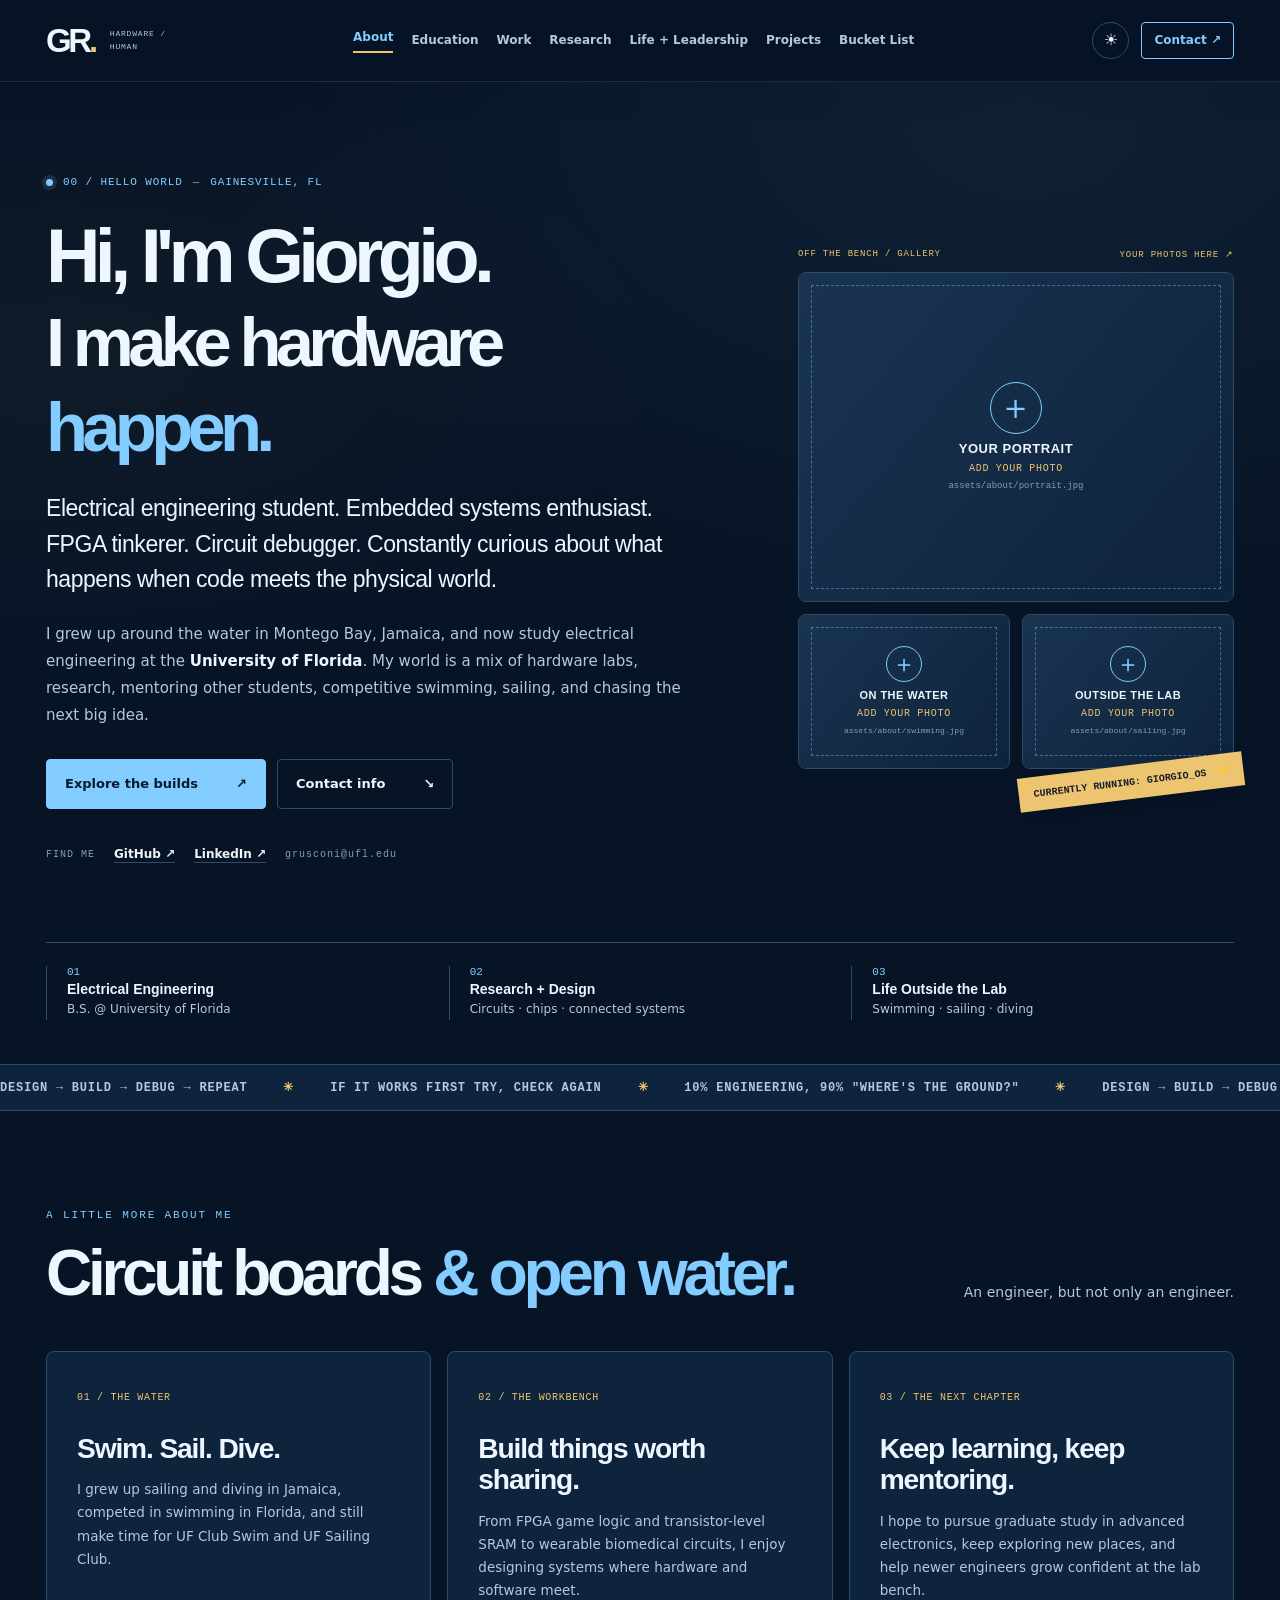
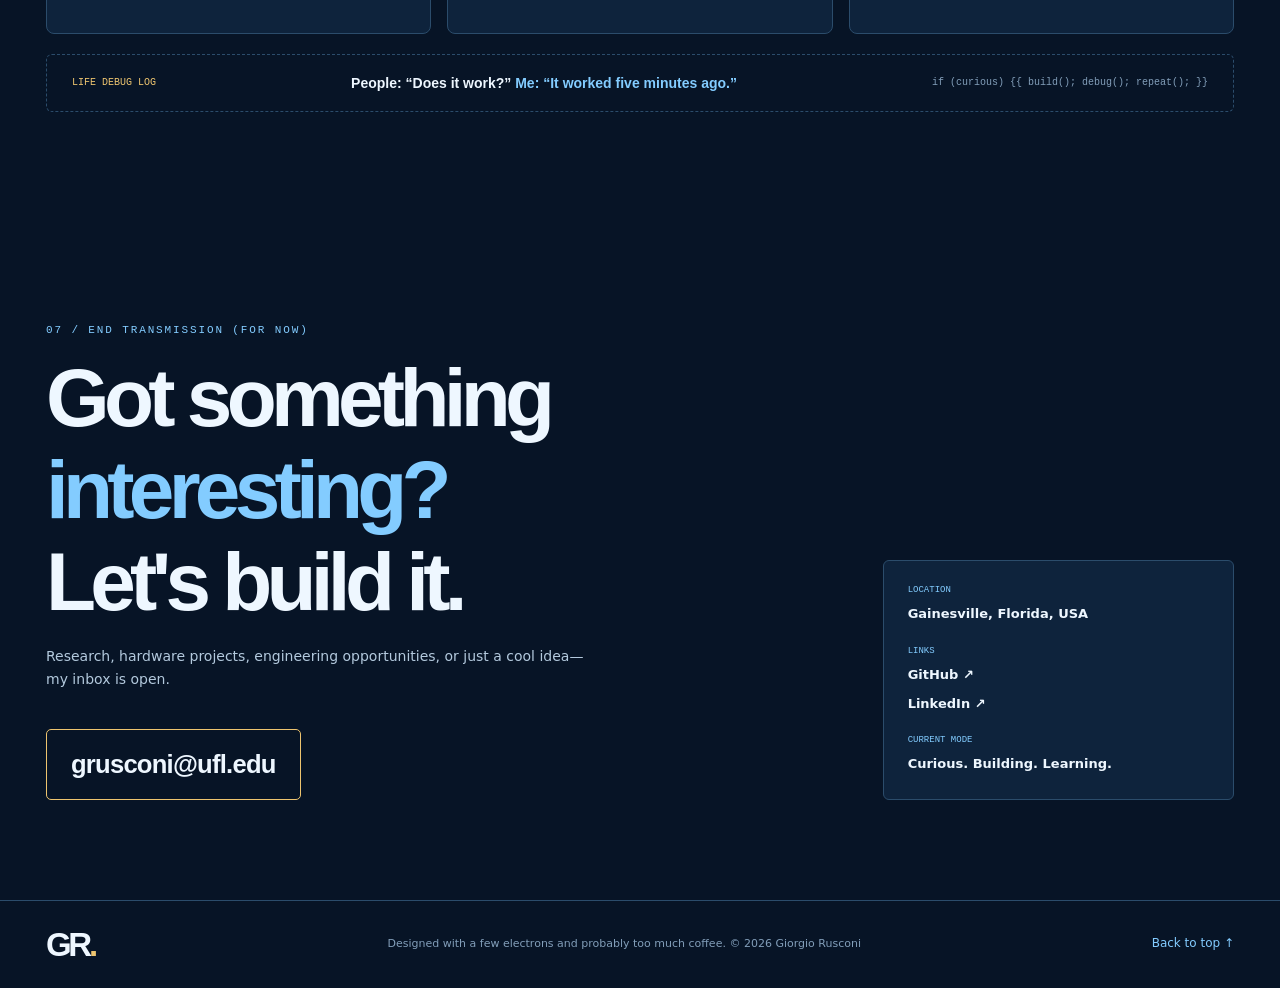
<file: index.html>
<!doctype html>
<html lang="en" data-theme="dark">
<head>
  <meta charset="utf-8">
  <meta name="viewport" content="width=device-width, initial-scale=1">
  <meta name="theme-color" content="#071426">
  <meta name="description" content="Get to know electrical engineer Giorgio Rusconi: hardware, research, swimming, sailing and future goals.">
  <meta property="og:title" content="About Me | Giorgio Rusconi">
  <meta property="og:description" content="Get to know electrical engineer Giorgio Rusconi: hardware, research, swimming, sailing and future goals.">
  <meta property="og:type" content="website">
  <title>About Me | Giorgio Rusconi</title>
  <link rel="icon" href="assets/favicon.svg" type="image/svg+xml">
  <link rel="stylesheet" href="styles.css">
  <script src="data.js" defer></script>
  <script src="script.js" defer></script>
</head>
<body data-page="index">
  <a class="skip-link" href="#main">Skip to content</a>
  <div class="scroll-progress" id="scrollProgress" aria-hidden="true"></div>
  <header class="site-header" id="top"><div class="header-inner shell">
    <a href="index.html" class="brand" aria-label="Giorgio Rusconi, home"><span class="brand-symbol">GR<span class="brand-period">.</span></span><span class="brand-caption">hardware / human</span></a>
    <nav id="mainNav" class="main-nav" aria-label="Main navigation"><a href="index.html" class="active" aria-current="page">About</a><a href="education.html" >Education</a><a href="experience.html" >Work</a><a href="research.html" >Research</a><a href="involvement.html" >Life + Leadership</a><a href="projects.html" >Projects</a><a href="bucket-list.html" >Bucket List</a></nav>
    <div class="header-actions"><button id="themeToggle" class="icon-button" type="button" aria-label="Switch to light mode" title="Toggle color theme"><span id="themeIcon">☀</span></button><a href="index.html#contact" class="contact-mini">Contact ↗</a><button id="menuToggle" class="icon-button menu-toggle" type="button" aria-controls="mainNav" aria-expanded="false" aria-label="Open navigation"><span></span><span></span><span></span></button></div>
  </div></header>
  <main id="main"><section class="section hero shell" id="about">
<div class="hero-copy">
<div class="eyebrow"><span class="status-dot"></span> <span>00 / HELLO WORLD</span> <span class="eyebrow-sep">—</span> <span>Gainesville, FL</span></div>
<h1>Hi, I'm <span class="underline-wavy">Giorgio.</span><br/><span class="hero-second">I make hardware <em>happen.</em></span></h1>
<p class="hero-lede">Electrical engineering student. Embedded systems enthusiast. FPGA tinkerer. Circuit debugger. Constantly curious about what happens when code meets the physical world.</p>
<p class="hero-story">I grew up around the water in Montego Bay, Jamaica, and now study electrical engineering at the <strong>University of Florida</strong>. My world is a mix of hardware labs, research, mentoring other students, competitive swimming, sailing, and chasing the next big idea.</p>
<div class="hero-actions"><a class="btn btn-accent" href="projects.html">Explore the builds <span>↗</span></a><a class="btn btn-outline" href="#contact">Contact info <span>↘</span></a></div>
<div class="social-strip"><span>FIND ME</span><a href="https://github.com/JamRock101" rel="noopener noreferrer" target="_blank">GitHub ↗</a><a href="https://www.linkedin.com/in/giorgio-rusconi-63b896285/" rel="noopener noreferrer" target="_blank">LinkedIn ↗</a><span class="plain-email">grusconi@ufl.edu</span></div>
</div>
<div aria-label="Engineering-themed personal introduction" class="hero-aside about-photo-wall"><div class="photo-wall-heading"><span>OFF THE BENCH / GALLERY</span><span>YOUR PHOTOS HERE ↗</span></div><div class="about-photo-gallery" id="aboutPhotoGallery"></div><div class="side-sticker">CURRENTLY RUNNING: GIORGIO_OS <span>⚡</span></div></div>
<div class="hero-foot"><div><span class="mini-index">01</span><strong>Electrical Engineering</strong><small>B.S. @ University of Florida</small></div><div><span class="mini-index">02</span><strong>Research + Design</strong><small>Circuits · chips · connected systems</small></div><div><span class="mini-index">03</span><strong>Life Outside the Lab</strong><small>Swimming · sailing · diving</small></div></div>
</section><section aria-label="Personal engineering jokes" class="ticker"><div class="ticker-content">DESIGN → BUILD → DEBUG → REPEAT <span>✳</span> IF IT WORKS FIRST TRY, CHECK AGAIN <span>✳</span> 10% ENGINEERING, 90% "WHERE'S THE GROUND?" <span>✳</span> DESIGN → BUILD → DEBUG → REPEAT <span>✳</span></div></section><section class="section shell about-interests" aria-labelledby="lifeHeading">
<div class="section-head"><div><p class="section-kicker">A LITTLE MORE ABOUT ME</p><h2 id="lifeHeading">Circuit boards <span class="h2-accent">& open water.</span></h2></div><p class="section-intro">An engineer, but not only an engineer.</p></div>
<div class="life-cards"><article class="life-card"><span class="life-card-icon">01 / THE WATER</span><h3>Swim. Sail. Dive.</h3><p>I grew up sailing and diving in Jamaica, competed in swimming in Florida, and still make time for UF Club Swim and UF Sailing Club.</p></article><article class="life-card"><span class="life-card-icon">02 / THE WORKBENCH</span><h3>Build things worth sharing.</h3><p>From FPGA game logic and transistor-level SRAM to wearable biomedical circuits, I enjoy designing systems where hardware and software meet.</p></article><article class="life-card"><span class="life-card-icon">03 / THE NEXT CHAPTER</span><h3>Keep learning, keep mentoring.</h3><p>I hope to pursue graduate study in advanced electronics, keep exploring new places, and help newer engineers grow confident at the lab bench.</p></article></div>
<div class="debug-humor"><span class="debug-badge">LIFE DEBUG LOG</span><strong>People: “Does it work?” <em>Me: “It worked five minutes ago.”</em></strong><span>if (curious) {{ build(); debug(); repeat(); }}</span></div>
</section><section class="section contact-section" id="contact"><div class="shell contact-inner"><div><p class="section-kicker">07 / END TRANSMISSION (FOR NOW)</p><h2>Got something <em>interesting?</em><br/>Let's build it.</h2><p>Research, hardware projects, engineering opportunities, or just a cool idea—my inbox is open.</p><div aria-label="Email address" class="email-not-link">grusconi@ufl.edu</div></div><div class="contact-side"><div class="contact-card"><span>LOCATION</span><strong>Gainesville, Florida, USA</strong><span>LINKS</span><a href="https://github.com/JamRock101" rel="noopener noreferrer" target="_blank">GitHub ↗</a><a href="https://www.linkedin.com/in/giorgio-rusconi-63b896285/" rel="noopener noreferrer" target="_blank">LinkedIn ↗</a><span>CURRENT MODE</span><strong>Curious. Building. Learning.</strong></div></div></div></section></main>
  <footer class="site-footer"><div class="shell footer-inner"><a href="index.html" class="brand"><span class="brand-symbol">GR<span class="brand-period">.</span></span></a><span>Designed with a few electrons and probably too much coffee. © <span id="copyrightYear">2026</span> Giorgio Rusconi</span><a href="#top">Back to top ↑</a></div></footer>
</body></html>
</file>
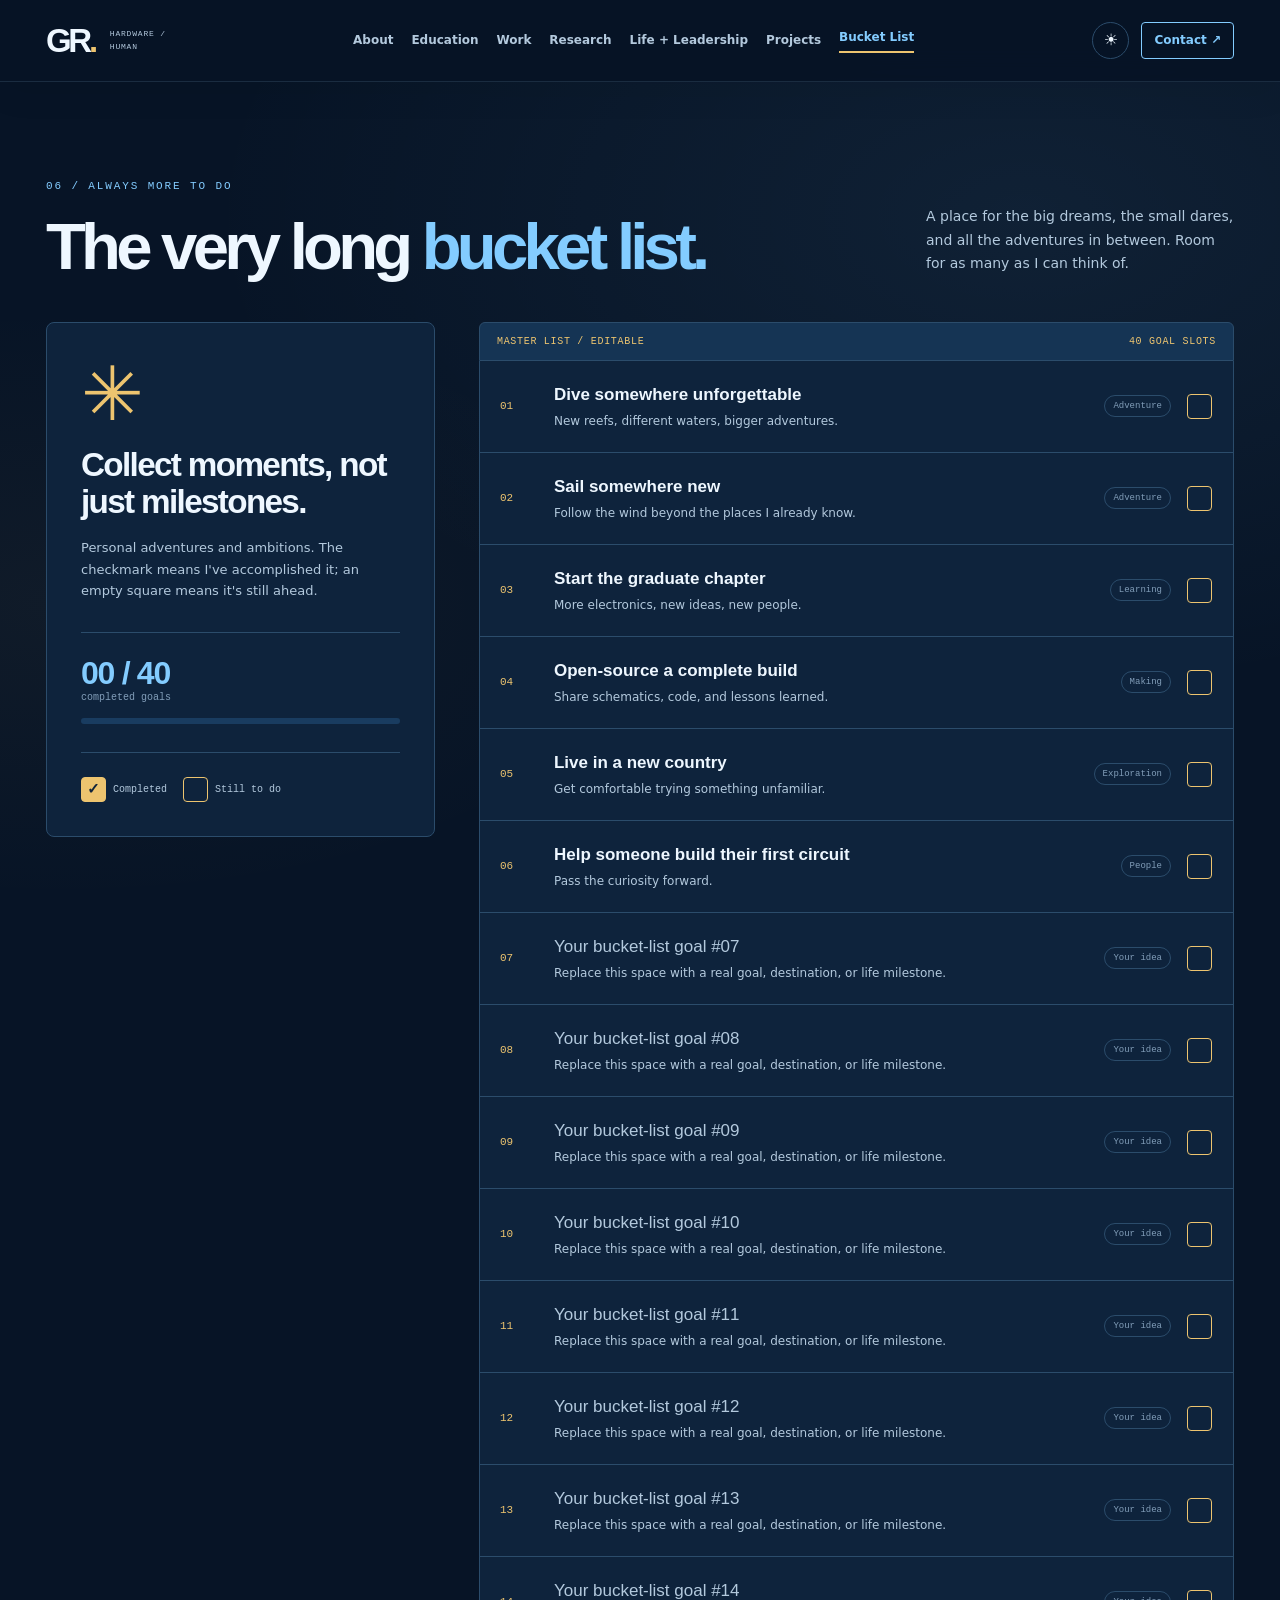
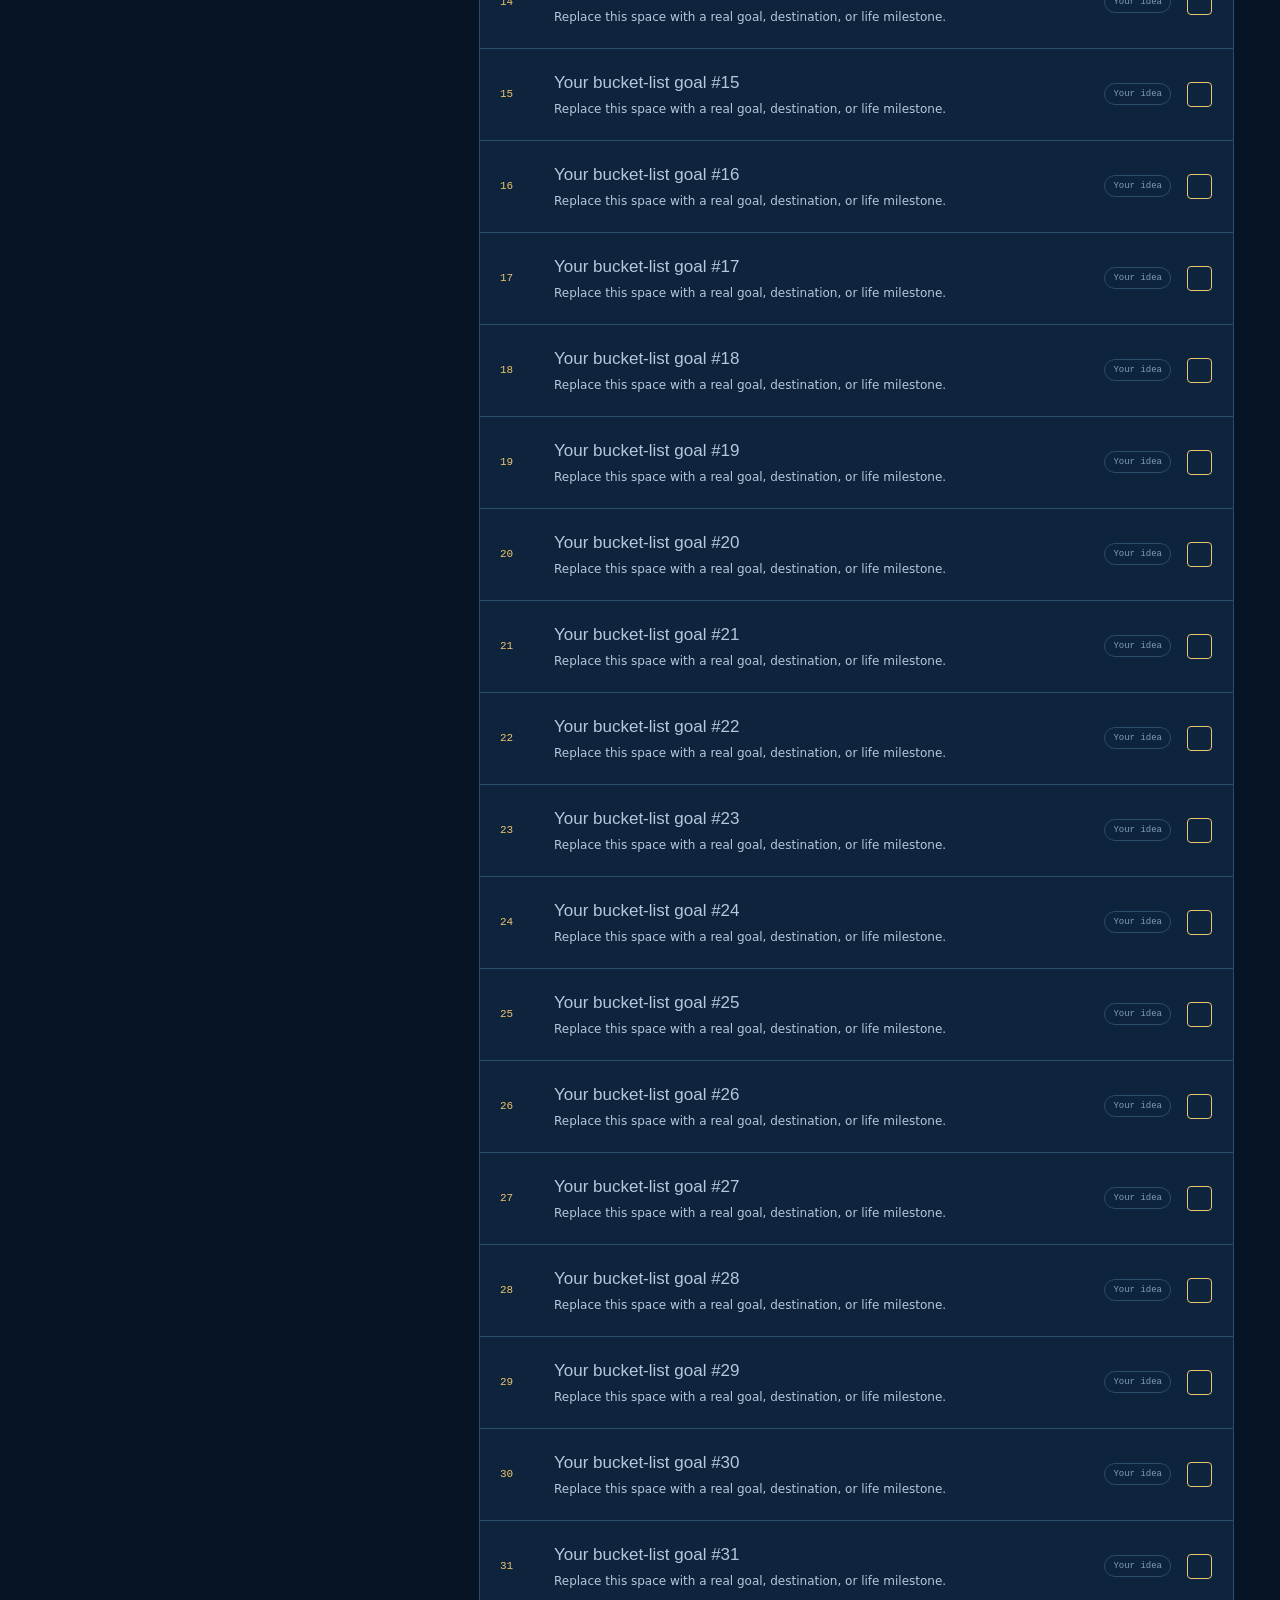
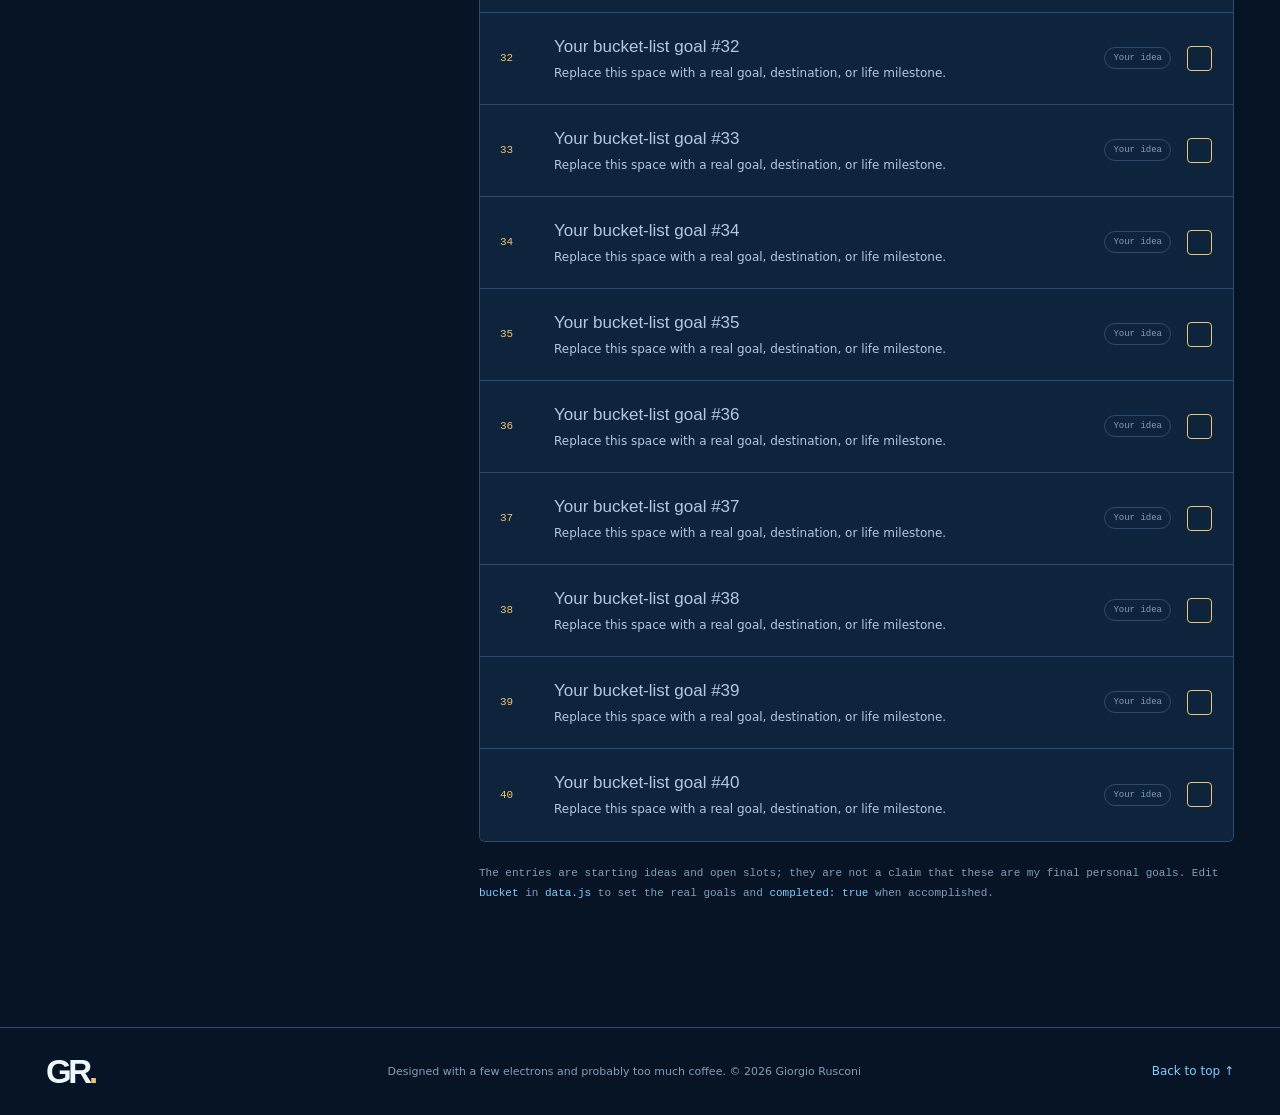
<file: bucket-list.html>
<!doctype html>
<html lang="en" data-theme="dark">
<head>
  <meta charset="utf-8">
  <meta name="viewport" content="width=device-width, initial-scale=1">
  <meta name="theme-color" content="#071426">
  <meta name="description" content="A spacious vertical personal bucket list with completed and yet-to-do status for each goal.">
  <meta property="og:title" content="Bucket List | Giorgio Rusconi">
  <meta property="og:description" content="A spacious vertical personal bucket list with completed and yet-to-do status for each goal.">
  <meta property="og:type" content="website">
  <title>Bucket List | Giorgio Rusconi</title>
  <link rel="icon" href="assets/favicon.svg" type="image/svg+xml">
  <link rel="stylesheet" href="styles.css">
  <script src="data.js" defer></script>
  <script src="script.js" defer></script>
</head>
<body data-page="bucket-list">
  <a class="skip-link" href="#main">Skip to content</a>
  <div class="scroll-progress" id="scrollProgress" aria-hidden="true"></div>
  <header class="site-header" id="top"><div class="header-inner shell">
    <a href="index.html" class="brand" aria-label="Giorgio Rusconi, home"><span class="brand-symbol">GR<span class="brand-period">.</span></span><span class="brand-caption">hardware / human</span></a>
    <nav id="mainNav" class="main-nav" aria-label="Main navigation"><a href="index.html" >About</a><a href="education.html" >Education</a><a href="experience.html" >Work</a><a href="research.html" >Research</a><a href="involvement.html" >Life + Leadership</a><a href="projects.html" >Projects</a><a href="bucket-list.html" class="active" aria-current="page">Bucket List</a></nav>
    <div class="header-actions"><button id="themeToggle" class="icon-button" type="button" aria-label="Switch to light mode" title="Toggle color theme"><span id="themeIcon">☀</span></button><a href="index.html#contact" class="contact-mini">Contact ↗</a><button id="menuToggle" class="icon-button menu-toggle" type="button" aria-controls="mainNav" aria-expanded="false" aria-label="Open navigation"><span></span><span></span><span></span></button></div>
  </div></header>
  <main id="main"><section class="section shell section-gap bucket-page" id="bucket">
  <div class="section-head"><div><p class="section-kicker">06 / ALWAYS MORE TO DO</p><h1 class="page-title">The very long <span class="h2-accent">bucket list.</span></h1></div><p class="section-intro">A place for the big dreams, the small dares, and all the adventures in between. Room for as many as I can think of.</p></div>
  <div class="bucket-page-grid">
    <aside class="bucket-sidebar"><span class="asterisk">✳</span><h2>Collect moments, not just milestones.</h2><p>Personal adventures and ambitions. The checkmark means I've accomplished it; an empty square means it's still ahead.</p><div class="bucket-progress"><strong id="bucketProgressLabel">00 / 00</strong><span>completed goals</span><div class="bucket-progress-track"><span id="bucketProgressFill"></span></div></div><div class="bucket-legend"><span><b class="sample-checkbox sample-done">✓</b> Completed</span><span><b class="sample-checkbox"></b> Still to do</span></div></aside>
    <div><div class="bucket-list-header"><span>MASTER LIST / EDITABLE</span><span id="bucketTotal"></span></div><div id="bucketList" class="bucket-list"></div><p class="bucket-disclaimer">The entries are starting ideas and open slots; they are not a claim that these are my final personal goals. Edit <code>bucket</code> in <code>data.js</code> to set the real goals and <code>completed: true</code> when accomplished.</p></div>
  </div>
</section></main>
  <footer class="site-footer"><div class="shell footer-inner"><a href="index.html" class="brand"><span class="brand-symbol">GR<span class="brand-period">.</span></span></a><span>Designed with a few electrons and probably too much coffee. © <span id="copyrightYear">2026</span> Giorgio Rusconi</span><a href="#top">Back to top ↑</a></div></footer>
</body></html>
</file>
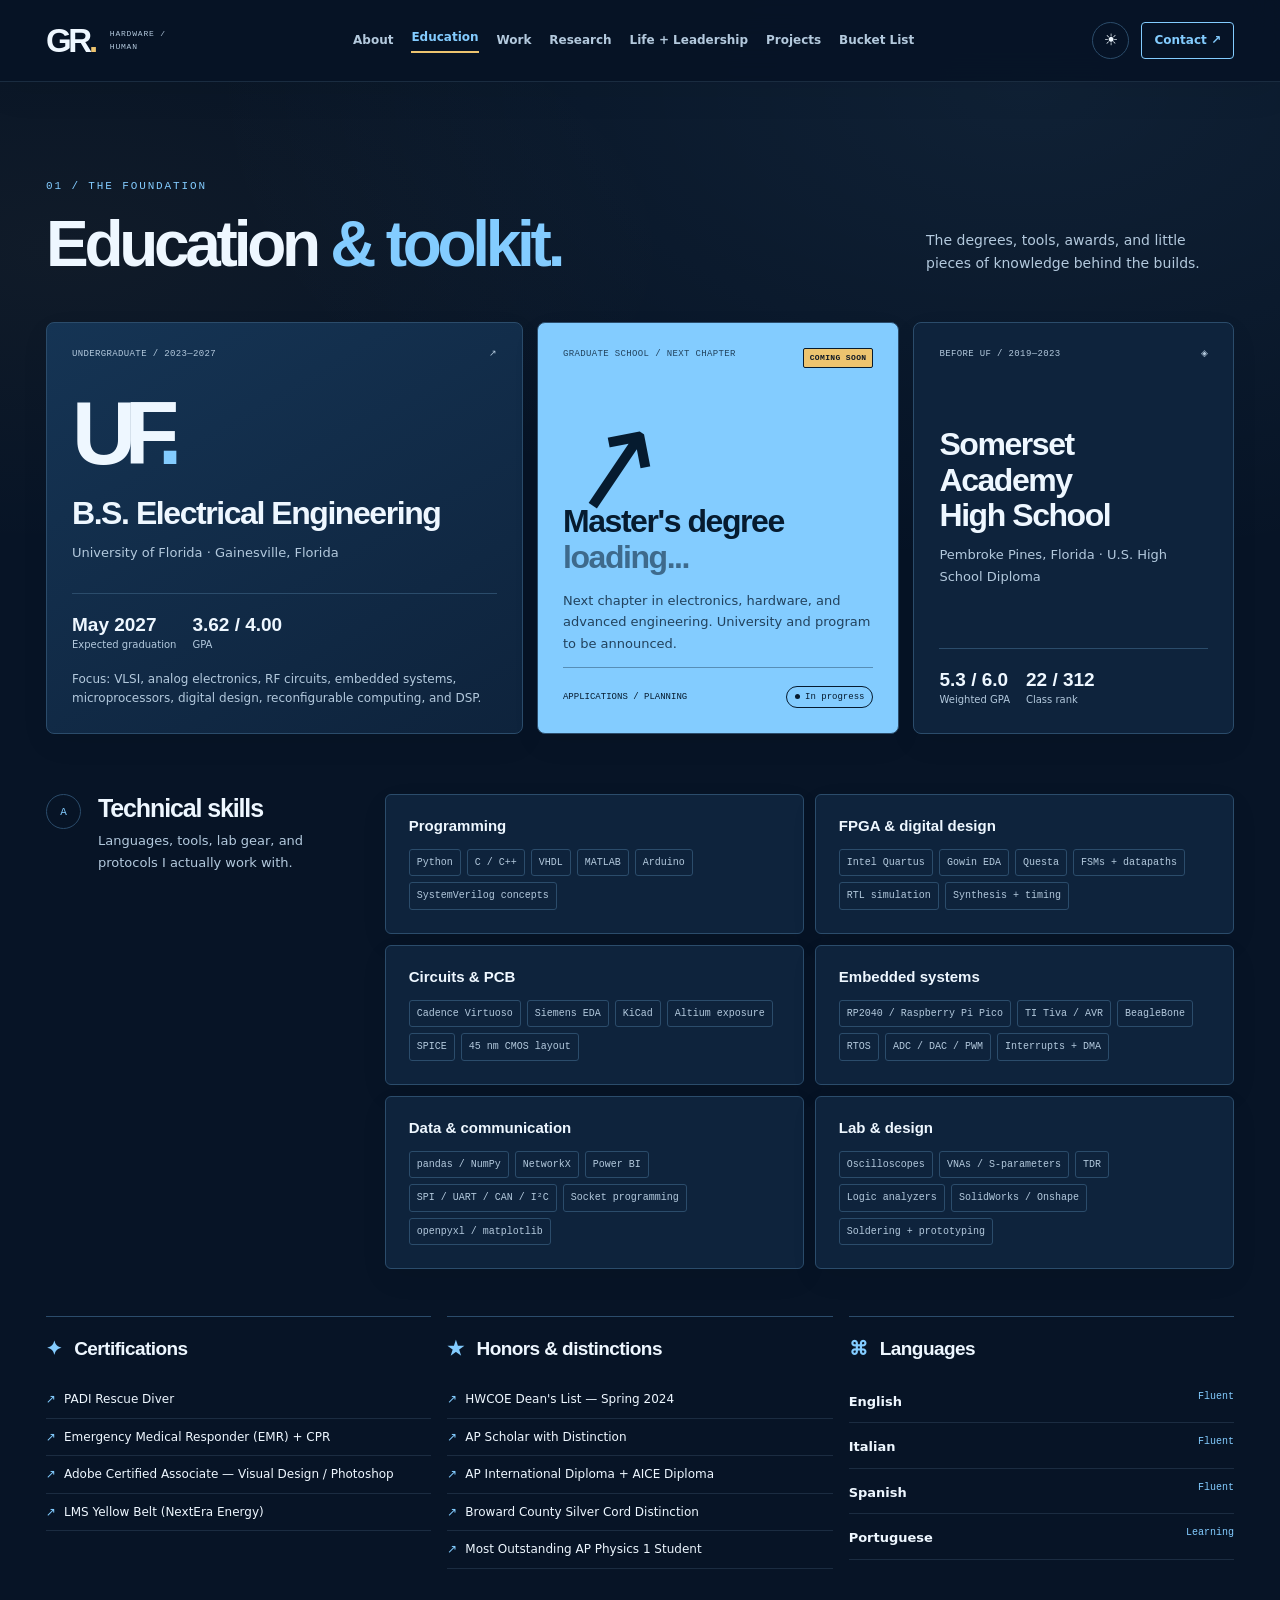
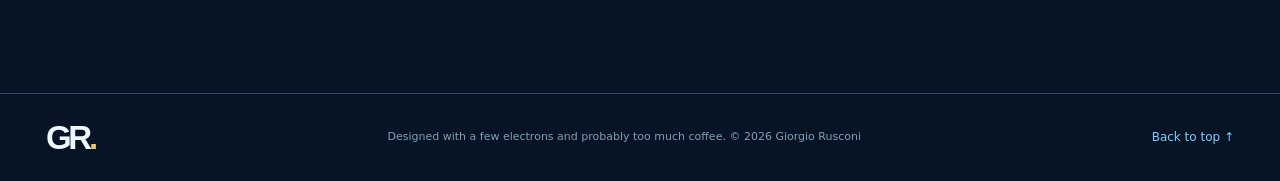
<file: education.html>
<!doctype html>
<html lang="en" data-theme="dark">
<head>
  <meta charset="utf-8">
  <meta name="viewport" content="width=device-width, initial-scale=1">
  <meta name="theme-color" content="#071426">
  <meta name="description" content="University of Florida engineering education, graduate ambitions, technical skills, languages, awards and certifications.">
  <meta property="og:title" content="Education | Giorgio Rusconi">
  <meta property="og:description" content="University of Florida engineering education, graduate ambitions, technical skills, languages, awards and certifications.">
  <meta property="og:type" content="website">
  <title>Education | Giorgio Rusconi</title>
  <link rel="icon" href="assets/favicon.svg" type="image/svg+xml">
  <link rel="stylesheet" href="styles.css">
  <script src="data.js" defer></script>
  <script src="script.js" defer></script>
</head>
<body data-page="education">
  <a class="skip-link" href="#main">Skip to content</a>
  <div class="scroll-progress" id="scrollProgress" aria-hidden="true"></div>
  <header class="site-header" id="top"><div class="header-inner shell">
    <a href="index.html" class="brand" aria-label="Giorgio Rusconi, home"><span class="brand-symbol">GR<span class="brand-period">.</span></span><span class="brand-caption">hardware / human</span></a>
    <nav id="mainNav" class="main-nav" aria-label="Main navigation"><a href="index.html" >About</a><a href="education.html" class="active" aria-current="page">Education</a><a href="experience.html" >Work</a><a href="research.html" >Research</a><a href="involvement.html" >Life + Leadership</a><a href="projects.html" >Projects</a><a href="bucket-list.html" >Bucket List</a></nav>
    <div class="header-actions"><button id="themeToggle" class="icon-button" type="button" aria-label="Switch to light mode" title="Toggle color theme"><span id="themeIcon">☀</span></button><a href="index.html#contact" class="contact-mini">Contact ↗</a><button id="menuToggle" class="icon-button menu-toggle" type="button" aria-controls="mainNav" aria-expanded="false" aria-label="Open navigation"><span></span><span></span><span></span></button></div>
  </div></header>
  <main id="main"><section class="section shell section-gap" id="education">
<div class="section-head"><div><p class="section-kicker">01 / THE FOUNDATION</p><h2>Education <span class="h2-accent">&amp; toolkit.</span></h2></div><p class="section-intro">The degrees, tools, awards, and little pieces of knowledge behind the builds.</p></div>
<div class="education-grid">
<article class="education-card primary-edu"><div class="card-topline"><span>UNDERGRADUATE / 2023—2027</span><span aria-hidden="true" class="dot-square">↗</span></div><span class="university-mark">UF<span>.</span></span><h3>B.S. Electrical Engineering</h3><p>University of Florida · Gainesville, Florida</p><div class="edu-stats"><span><strong>May 2027</strong><small>Expected graduation</small></span><span><strong>3.62 / 4.00</strong><small>GPA</small></span></div><p class="edu-bottom">Focus: VLSI, analog electronics, RF circuits, embedded systems, microprocessors, digital design, reconfigurable computing, and DSP.</p></article>
<article class="education-card graduate-edu"><div class="card-topline"><span>GRADUATE SCHOOL / NEXT CHAPTER</span><span class="new-label">COMING SOON</span></div><div aria-hidden="true" class="graduate-icon">↗</div><h3>Master's degree<br/><em>loading...</em></h3><p>Next chapter in electronics, hardware, and advanced engineering. University and program to be announced.</p><div class="graduate-foot">APPLICATIONS / PLANNING <span class="pulse-pill"><span class="status-dot"></span> In progress</span></div></article>
<article class="education-card school-edu"><div class="card-topline"><span>BEFORE UF / 2019—2023</span><span>◈</span></div><h3>Somerset Academy<br/>High School</h3><p>Pembroke Pines, Florida · U.S. High School Diploma</p><div class="edu-stats"><span><strong>5.3 / 6.0</strong><small>Weighted GPA</small></span><span><strong>22 / 312</strong><small>Class rank</small></span></div></article>
</div>
<div class="split-subsection"><div class="subhead"><span class="subnum">A</span><div><h3>Technical skills</h3><p>Languages, tools, lab gear, and protocols I actually work with.</p></div></div><div class="skills-grid" id="skillsGrid"></div></div>
<div class="three-column-summary">
<div class="summary-block"><div class="small-heading"><span class="small-icon">✦</span> Certifications</div><ul class="clean-list" id="certList"></ul></div>
<div class="summary-block"><div class="small-heading"><span class="small-icon">★</span> Honors &amp; distinctions</div><ul class="clean-list" id="awardsList"></ul></div>
<div class="summary-block"><div class="small-heading"><span class="small-icon">⌘</span> Languages</div><div class="languages-list" id="languagesList"></div></div>
</div>
</section></main>
  <footer class="site-footer"><div class="shell footer-inner"><a href="index.html" class="brand"><span class="brand-symbol">GR<span class="brand-period">.</span></span></a><span>Designed with a few electrons and probably too much coffee. © <span id="copyrightYear">2026</span> Giorgio Rusconi</span><a href="#top">Back to top ↑</a></div></footer>
</body></html>
</file>
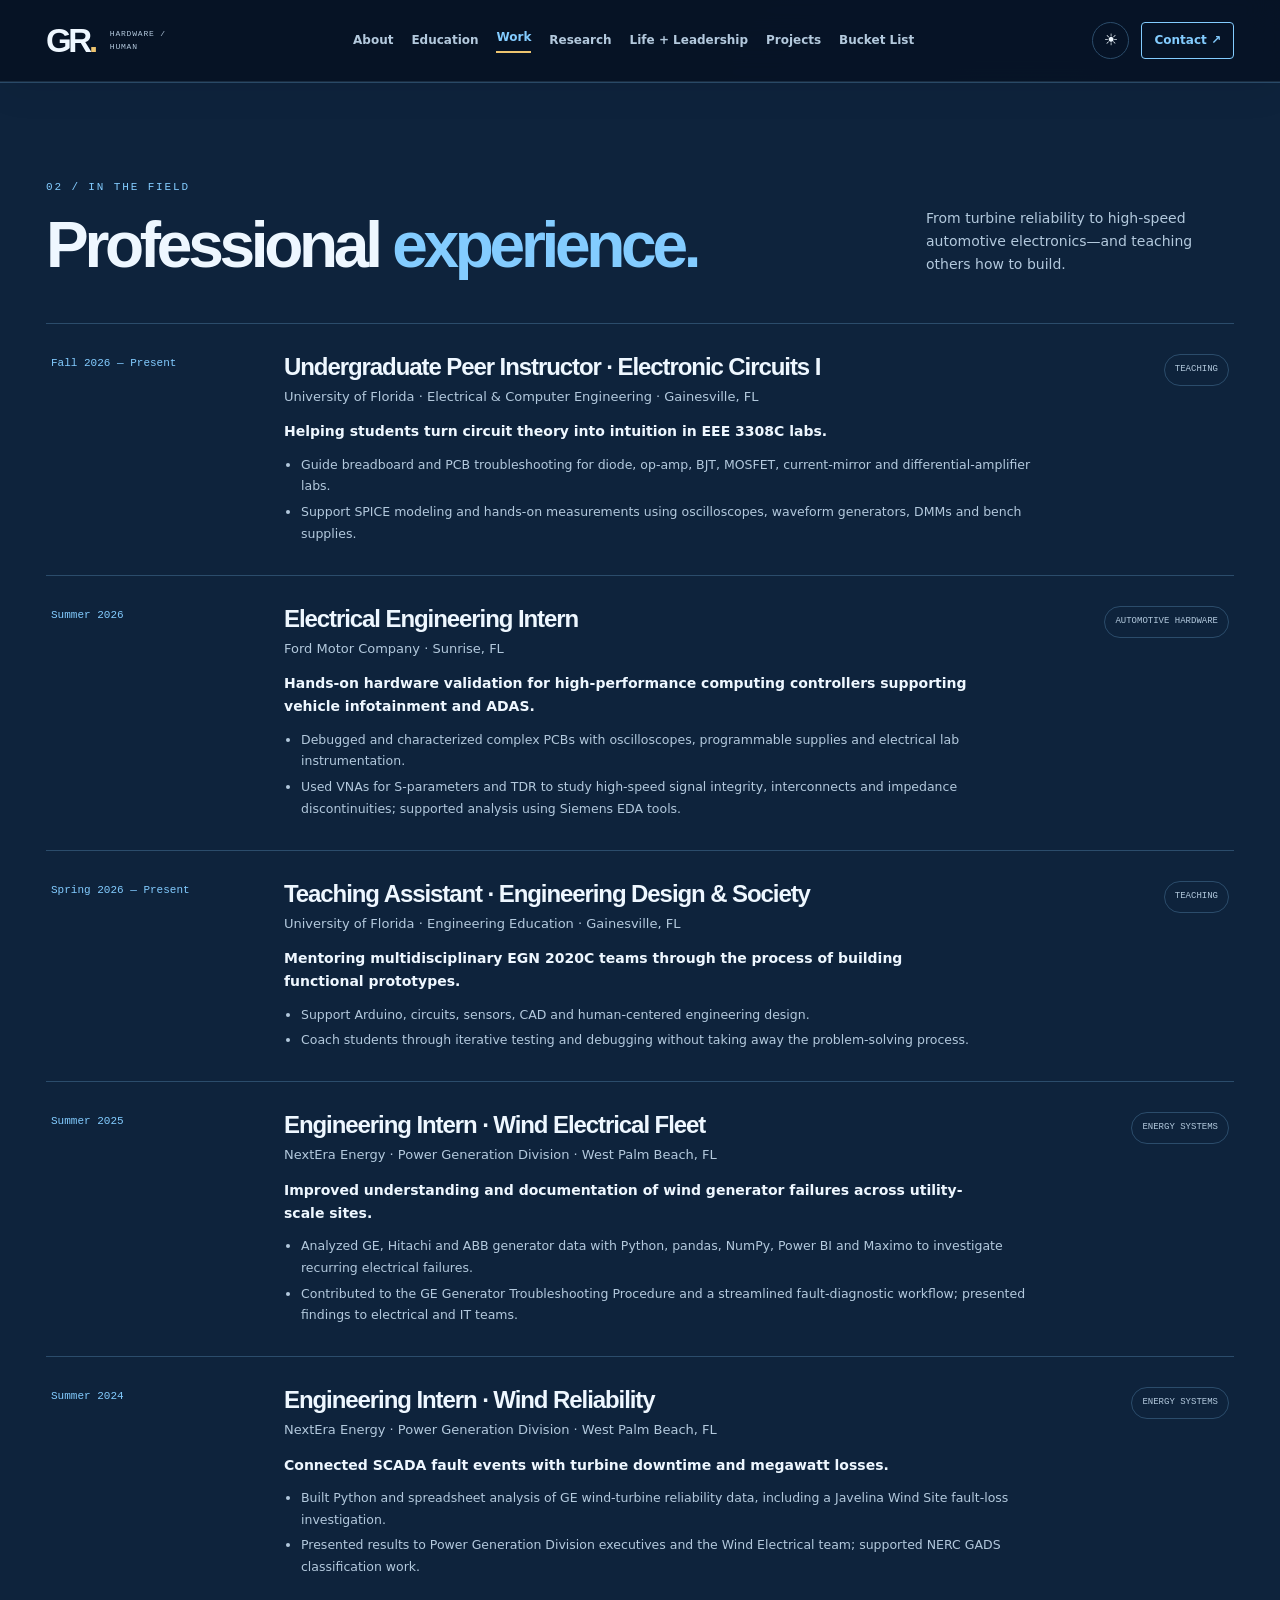
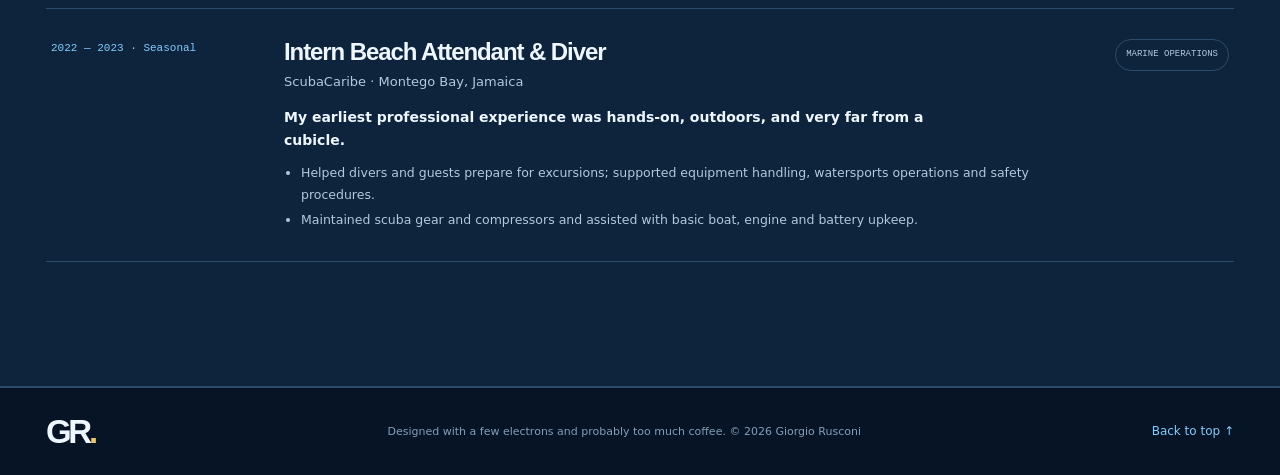
<file: experience.html>
<!doctype html>
<html lang="en" data-theme="dark">
<head>
  <meta charset="utf-8">
  <meta name="viewport" content="width=device-width, initial-scale=1">
  <meta name="theme-color" content="#071426">
  <meta name="description" content="Automotive electronics, wind energy internships, teaching and hands-on engineering work.">
  <meta property="og:title" content="Professional Experience | Giorgio Rusconi">
  <meta property="og:description" content="Automotive electronics, wind energy internships, teaching and hands-on engineering work.">
  <meta property="og:type" content="website">
  <title>Professional Experience | Giorgio Rusconi</title>
  <link rel="icon" href="assets/favicon.svg" type="image/svg+xml">
  <link rel="stylesheet" href="styles.css">
  <script src="data.js" defer></script>
  <script src="script.js" defer></script>
</head>
<body data-page="experience">
  <a class="skip-link" href="#main">Skip to content</a>
  <div class="scroll-progress" id="scrollProgress" aria-hidden="true"></div>
  <header class="site-header" id="top"><div class="header-inner shell">
    <a href="index.html" class="brand" aria-label="Giorgio Rusconi, home"><span class="brand-symbol">GR<span class="brand-period">.</span></span><span class="brand-caption">hardware / human</span></a>
    <nav id="mainNav" class="main-nav" aria-label="Main navigation"><a href="index.html" >About</a><a href="education.html" >Education</a><a href="experience.html" class="active" aria-current="page">Work</a><a href="research.html" >Research</a><a href="involvement.html" >Life + Leadership</a><a href="projects.html" >Projects</a><a href="bucket-list.html" >Bucket List</a></nav>
    <div class="header-actions"><button id="themeToggle" class="icon-button" type="button" aria-label="Switch to light mode" title="Toggle color theme"><span id="themeIcon">☀</span></button><a href="index.html#contact" class="contact-mini">Contact ↗</a><button id="menuToggle" class="icon-button menu-toggle" type="button" aria-controls="mainNav" aria-expanded="false" aria-label="Open navigation"><span></span><span></span><span></span></button></div>
  </div></header>
  <main id="main"><section class="section section-gap band-section" id="experience"><div class="shell"><div class="section-head"><div><p class="section-kicker">02 / IN THE FIELD</p><h2>Professional <span class="h2-accent">experience.</span></h2></div><p class="section-intro">From turbine reliability to high-speed automotive electronics—and teaching others how to build.</p></div><div class="experience-list" id="experienceList"></div></div></section></main>
  <footer class="site-footer"><div class="shell footer-inner"><a href="index.html" class="brand"><span class="brand-symbol">GR<span class="brand-period">.</span></span></a><span>Designed with a few electrons and probably too much coffee. © <span id="copyrightYear">2026</span> Giorgio Rusconi</span><a href="#top">Back to top ↑</a></div></footer>
</body></html>
</file>
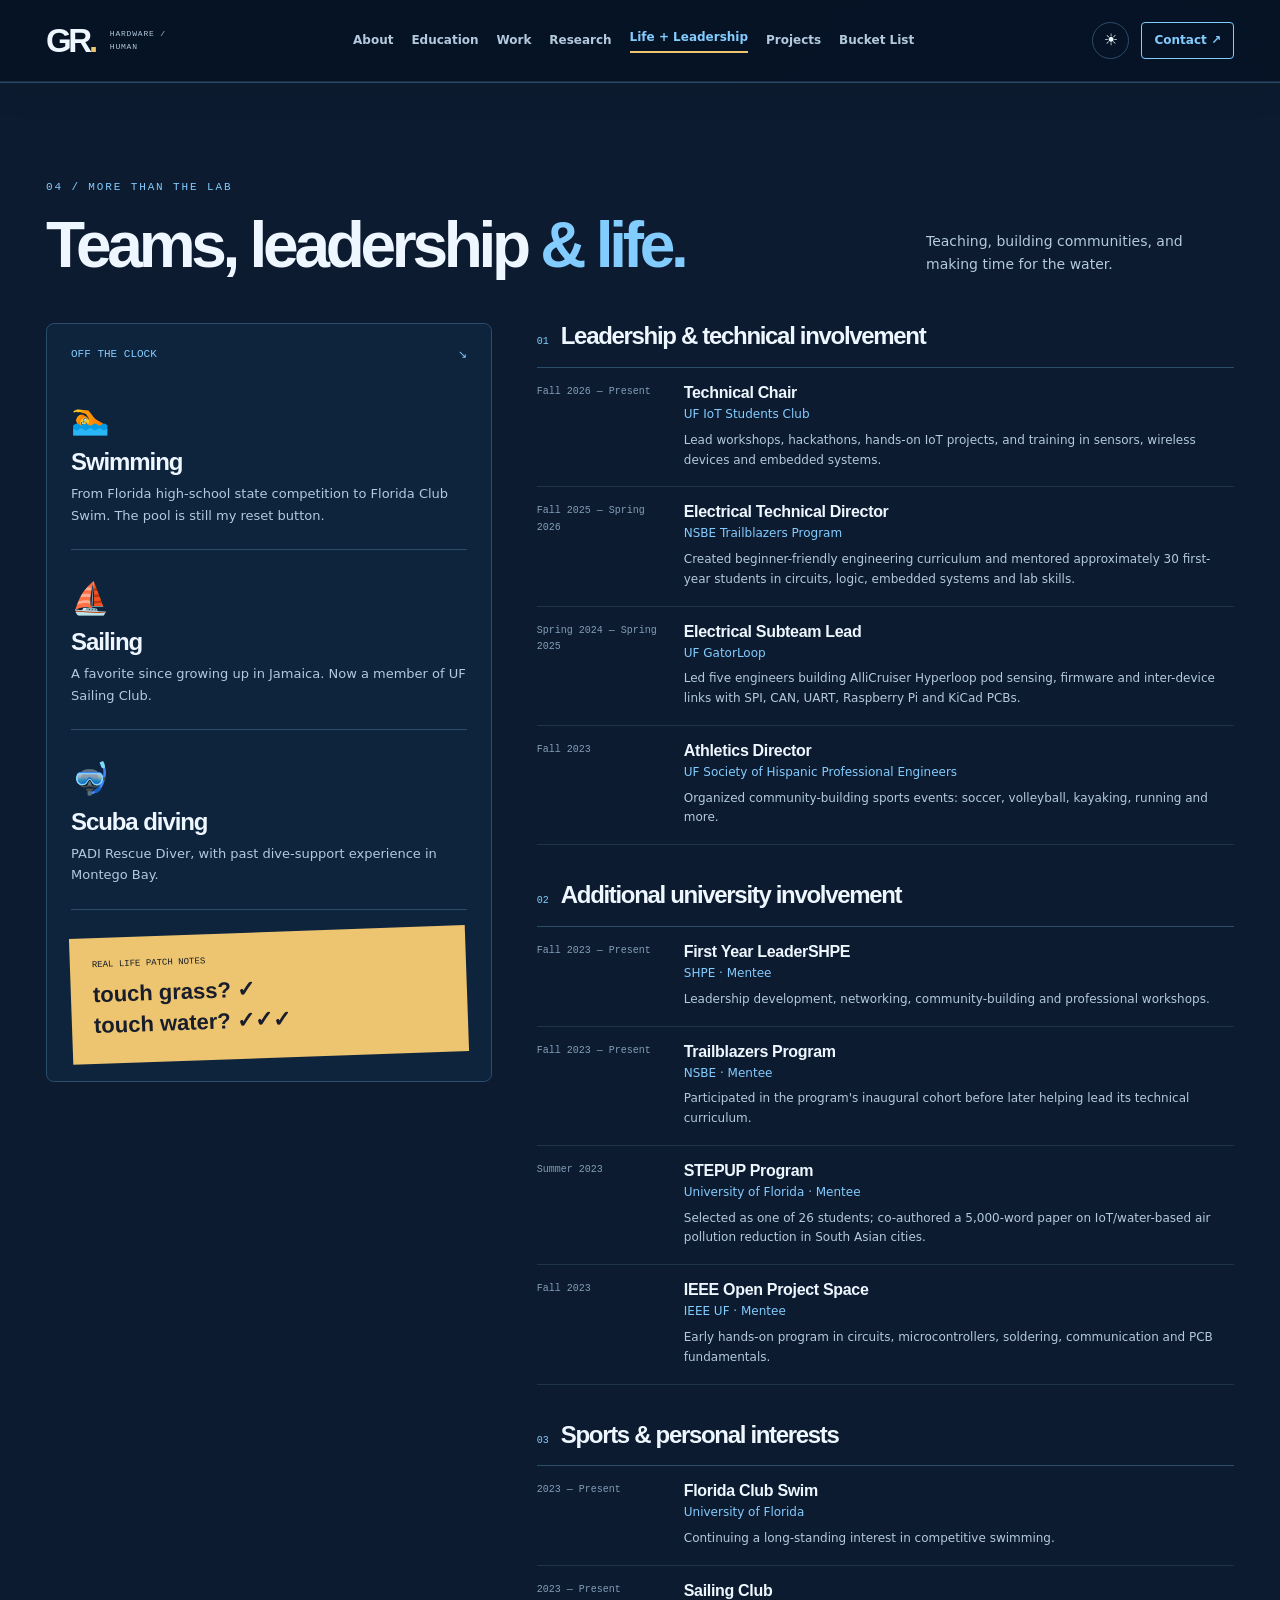
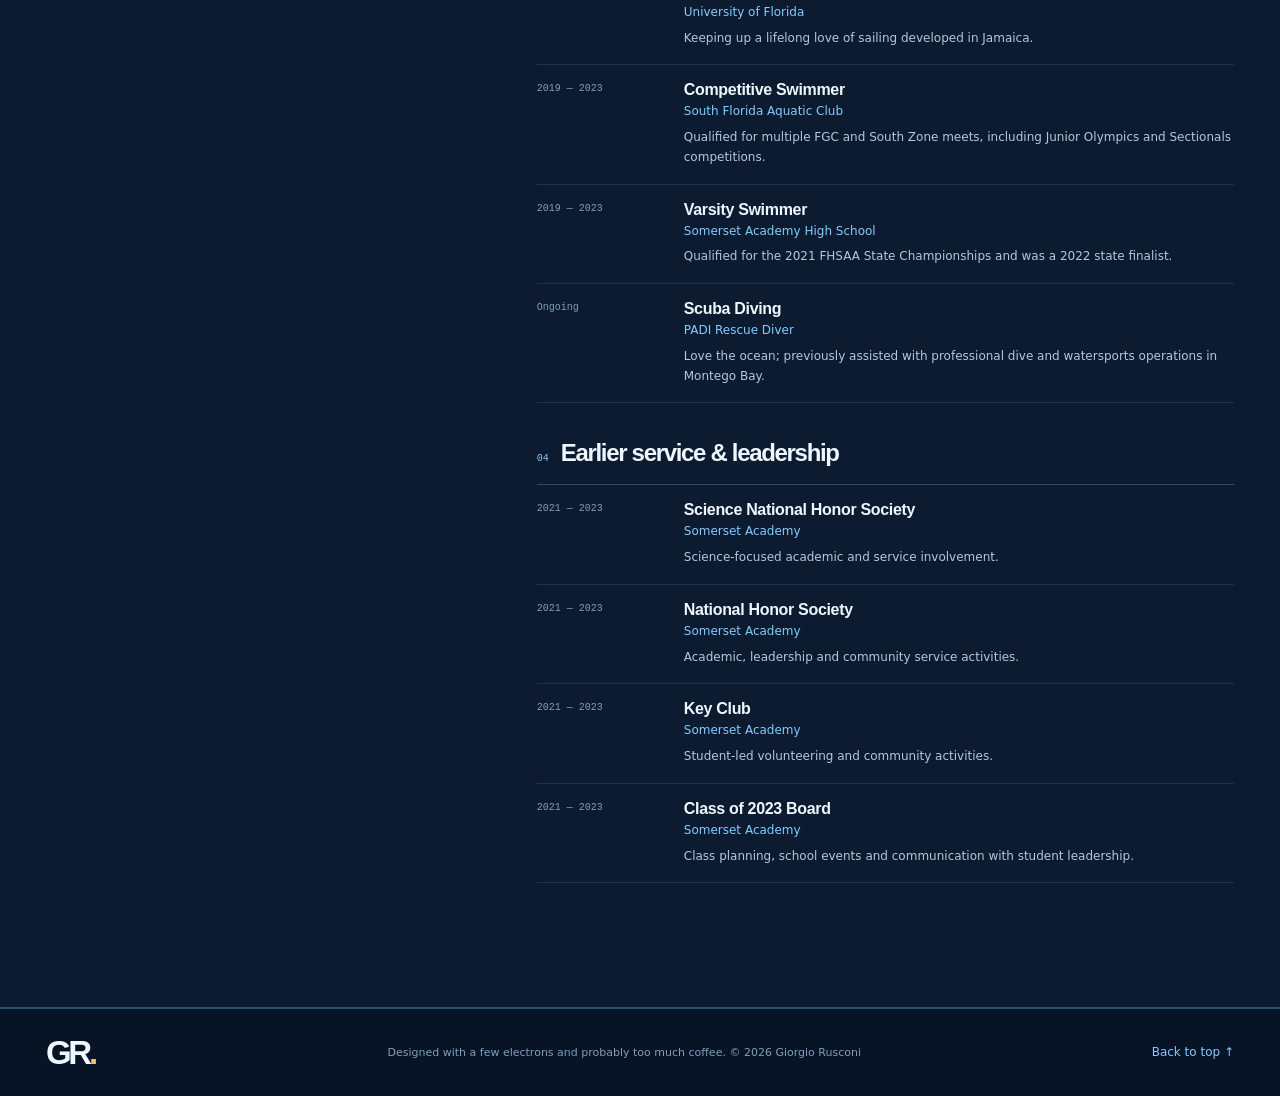
<file: involvement.html>
<!doctype html>
<html lang="en" data-theme="dark">
<head>
  <meta charset="utf-8">
  <meta name="viewport" content="width=device-width, initial-scale=1">
  <meta name="theme-color" content="#071426">
  <meta name="description" content="Engineering teams, mentorship, swimming, sailing, scuba diving and community service.">
  <meta property="og:title" content="Life & Leadership | Giorgio Rusconi">
  <meta property="og:description" content="Engineering teams, mentorship, swimming, sailing, scuba diving and community service.">
  <meta property="og:type" content="website">
  <title>Life & Leadership | Giorgio Rusconi</title>
  <link rel="icon" href="assets/favicon.svg" type="image/svg+xml">
  <link rel="stylesheet" href="styles.css">
  <script src="data.js" defer></script>
  <script src="script.js" defer></script>
</head>
<body data-page="involvement">
  <a class="skip-link" href="#main">Skip to content</a>
  <div class="scroll-progress" id="scrollProgress" aria-hidden="true"></div>
  <header class="site-header" id="top"><div class="header-inner shell">
    <a href="index.html" class="brand" aria-label="Giorgio Rusconi, home"><span class="brand-symbol">GR<span class="brand-period">.</span></span><span class="brand-caption">hardware / human</span></a>
    <nav id="mainNav" class="main-nav" aria-label="Main navigation"><a href="index.html" >About</a><a href="education.html" >Education</a><a href="experience.html" >Work</a><a href="research.html" >Research</a><a href="involvement.html" class="active" aria-current="page">Life + Leadership</a><a href="projects.html" >Projects</a><a href="bucket-list.html" >Bucket List</a></nav>
    <div class="header-actions"><button id="themeToggle" class="icon-button" type="button" aria-label="Switch to light mode" title="Toggle color theme"><span id="themeIcon">☀</span></button><a href="index.html#contact" class="contact-mini">Contact ↗</a><button id="menuToggle" class="icon-button menu-toggle" type="button" aria-controls="mainNav" aria-expanded="false" aria-label="Open navigation"><span></span><span></span><span></span></button></div>
  </div></header>
  <main id="main"><section class="section section-gap involvement-section" id="involvement"><div class="shell"><div class="section-head"><div><p class="section-kicker">04 / MORE THAN THE LAB</p><h2>Teams, leadership <span class="h2-accent">&amp; life.</span></h2></div><p class="section-intro">Teaching, building communities, and making time for the water.</p></div><div class="involvement-layout"><div class="involvement-feature"><div class="life-heading">OFF THE CLOCK <span>↘</span></div><div class="water-tile"><span class="water-emoji">🏊</span><h3>Swimming</h3><p>From Florida high-school state competition to Florida Club Swim. The pool is still my reset button.</p></div><div class="water-tile"><span class="water-emoji">⛵</span><h3>Sailing</h3><p>A favorite since growing up in Jamaica. Now a member of UF Sailing Club.</p></div><div class="water-tile"><span class="water-emoji">🤿</span><h3>Scuba diving</h3><p>PADI Rescue Diver, with past dive-support experience in Montego Bay.</p></div><div class="meme-note"><span>real life patch notes</span><strong>touch grass? ✓<br/>touch water? ✓✓✓</strong></div></div><div class="involvement-content"><div class="involve-group"><div class="group-heading"><span>01</span><h3>Leadership &amp; technical involvement</h3></div><div class="compact-entries" id="leadershipList"></div></div><div class="involve-group"><div class="group-heading"><span>02</span><h3>Additional university involvement</h3></div><div class="compact-entries" id="universityList"></div></div><div class="involve-group"><div class="group-heading"><span>03</span><h3>Sports &amp; personal interests</h3></div><div class="compact-entries" id="sportsList"></div></div><div class="involve-group"><div class="group-heading"><span>04</span><h3>Earlier service &amp; leadership</h3></div><div class="compact-entries" id="serviceList"></div></div></div></div></div></section></main>
  <footer class="site-footer"><div class="shell footer-inner"><a href="index.html" class="brand"><span class="brand-symbol">GR<span class="brand-period">.</span></span></a><span>Designed with a few electrons and probably too much coffee. © <span id="copyrightYear">2026</span> Giorgio Rusconi</span><a href="#top">Back to top ↑</a></div></footer>
</body></html>
</file>
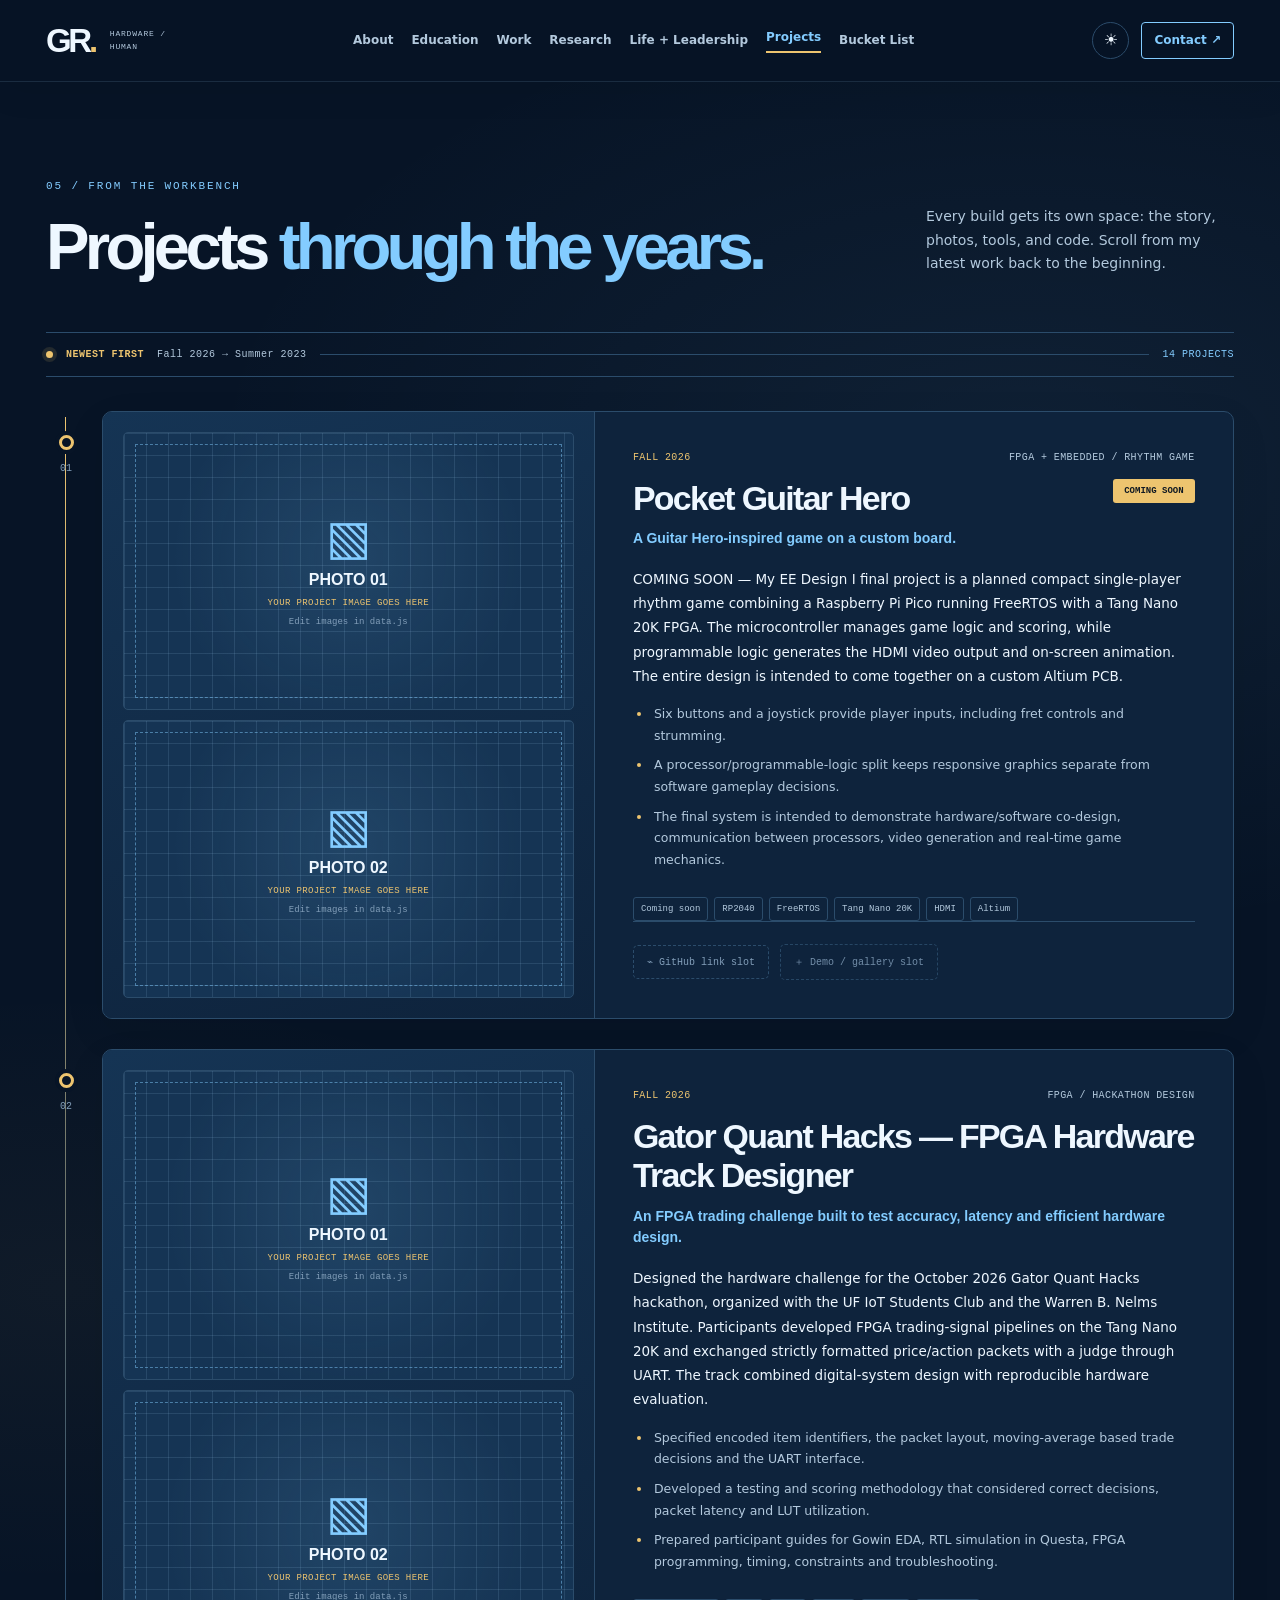
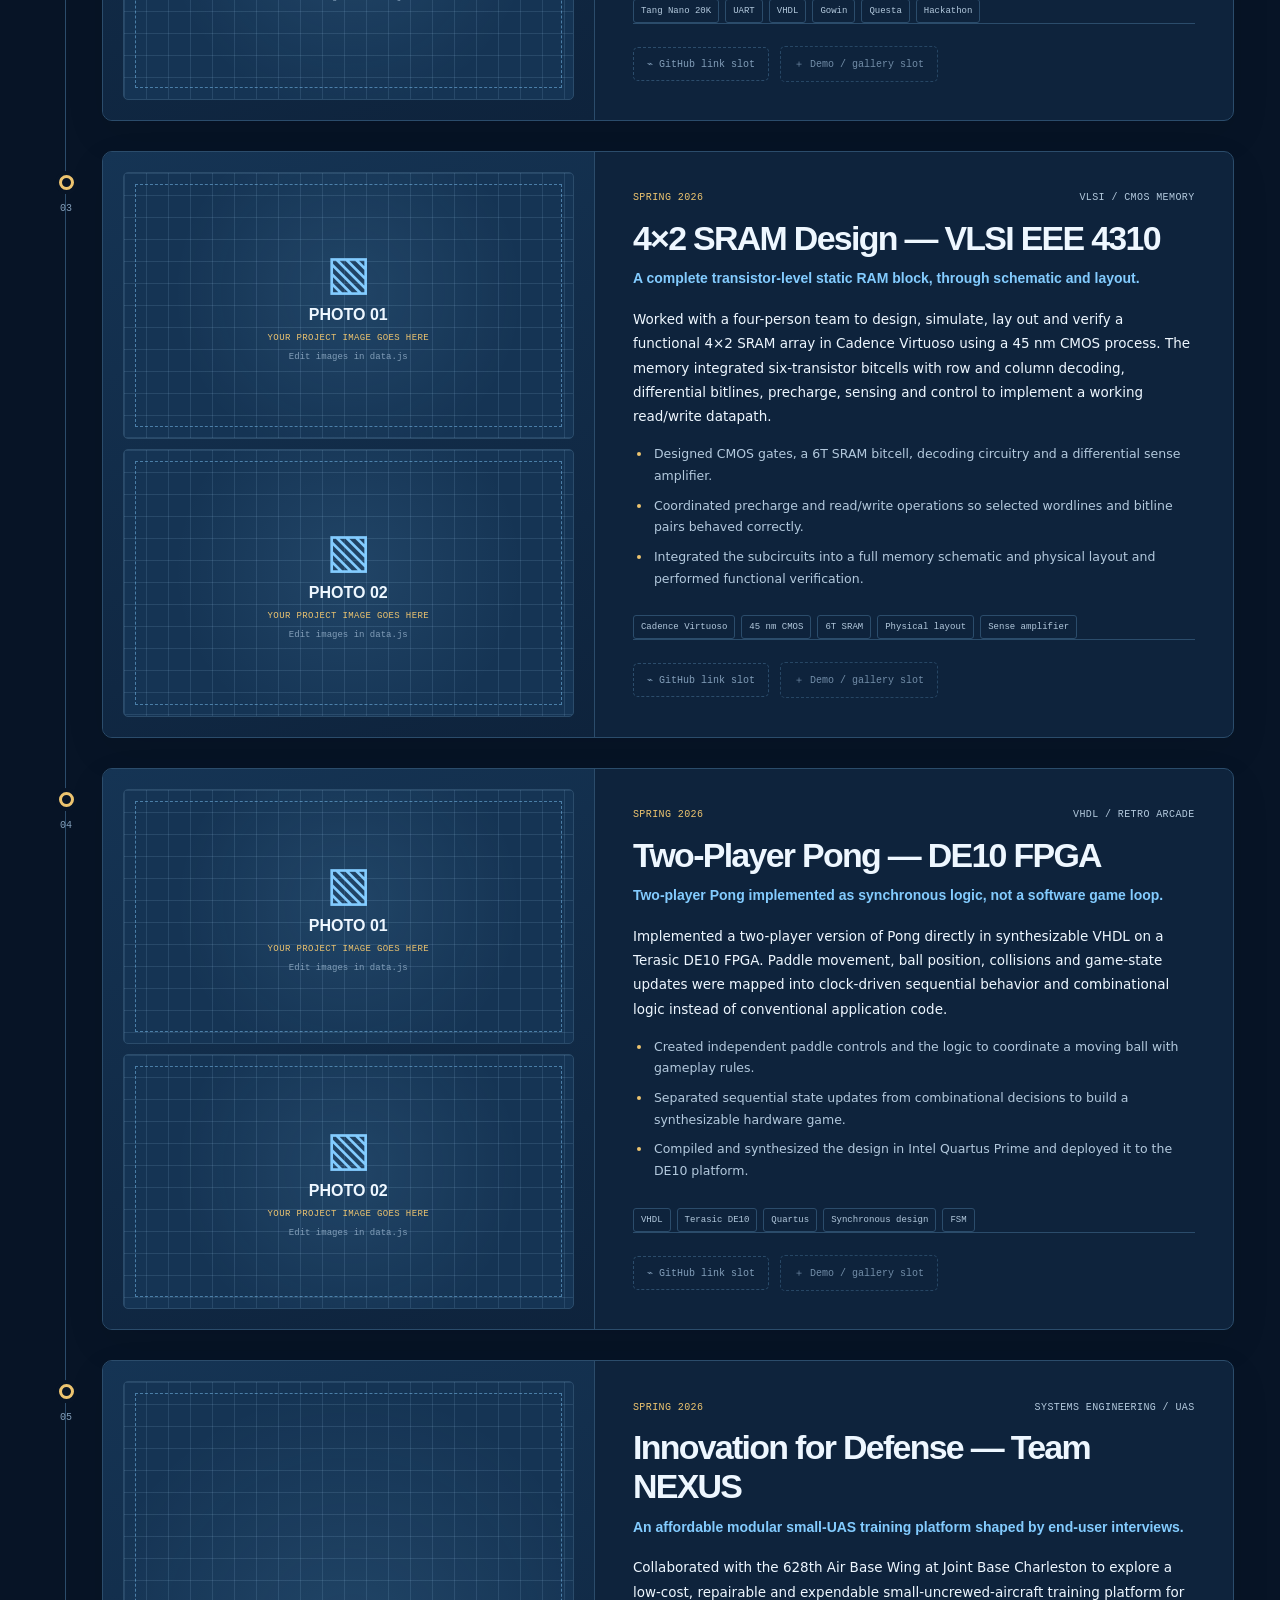
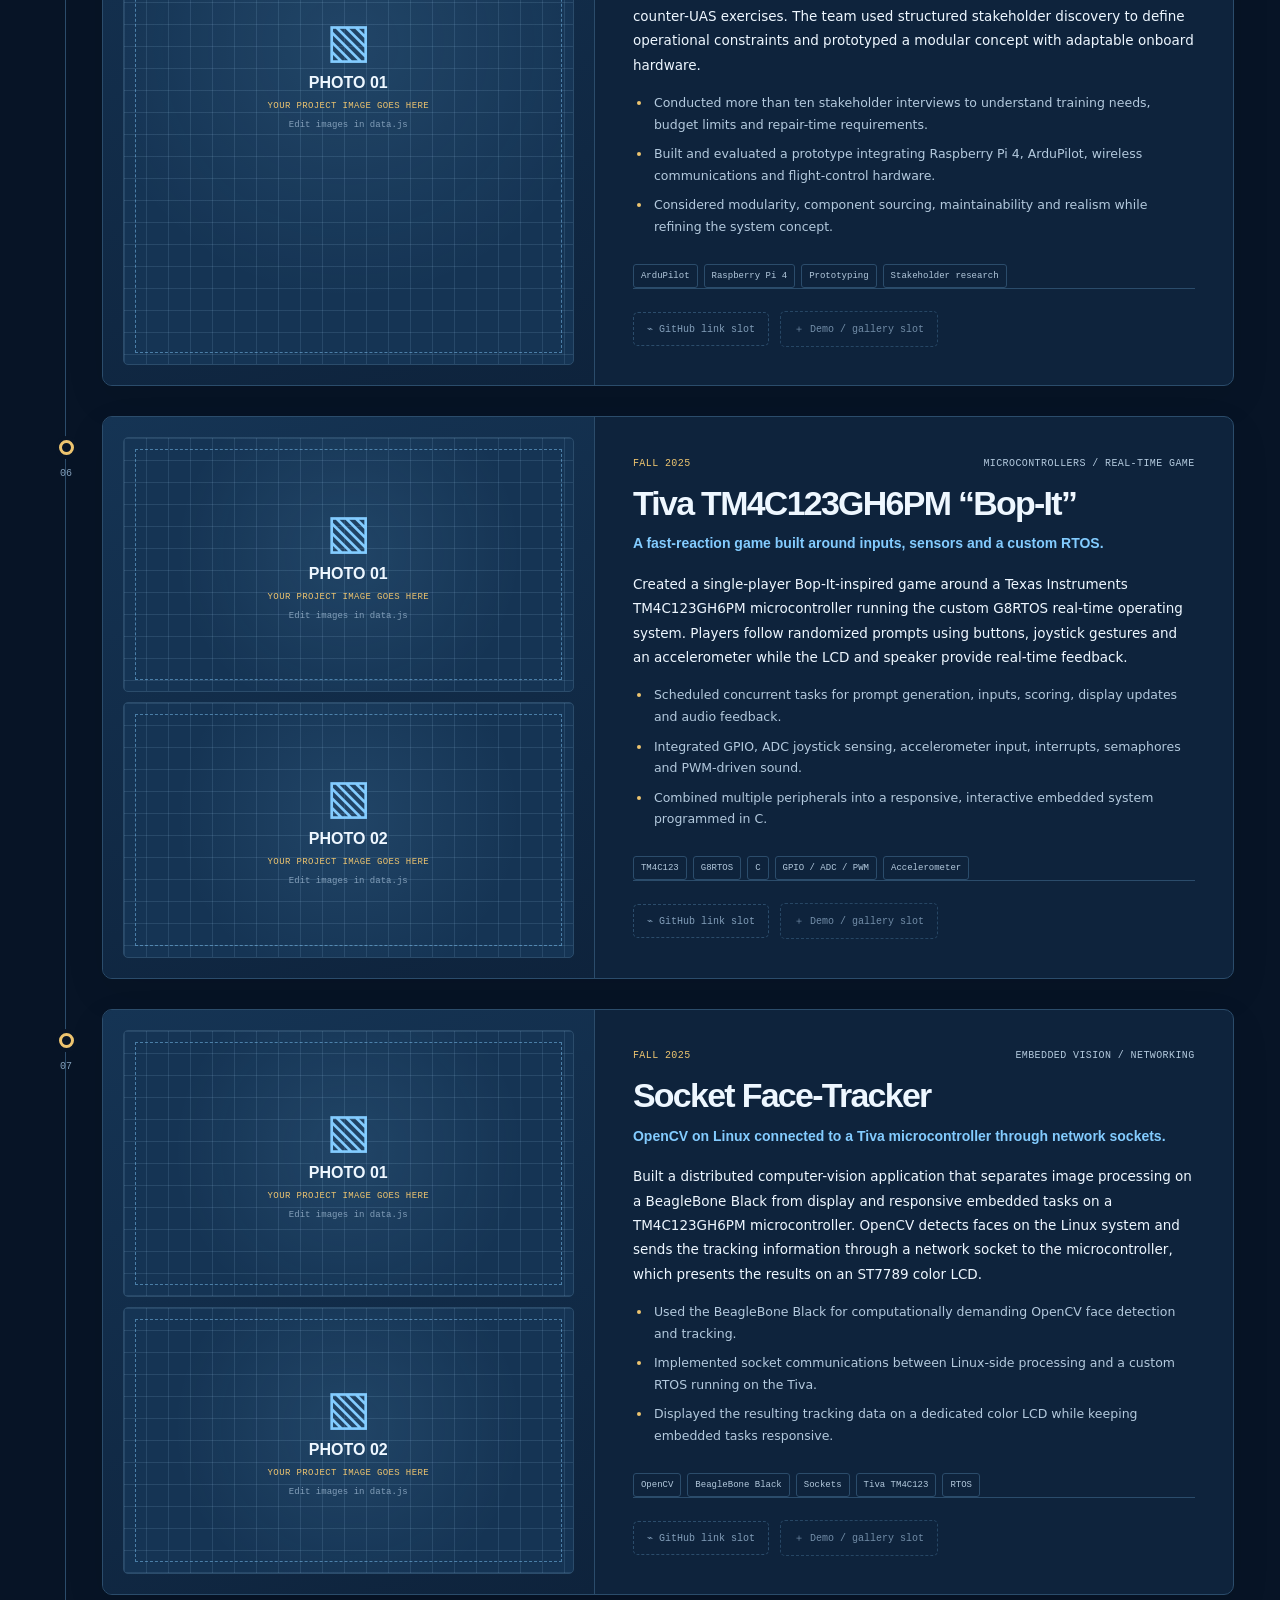
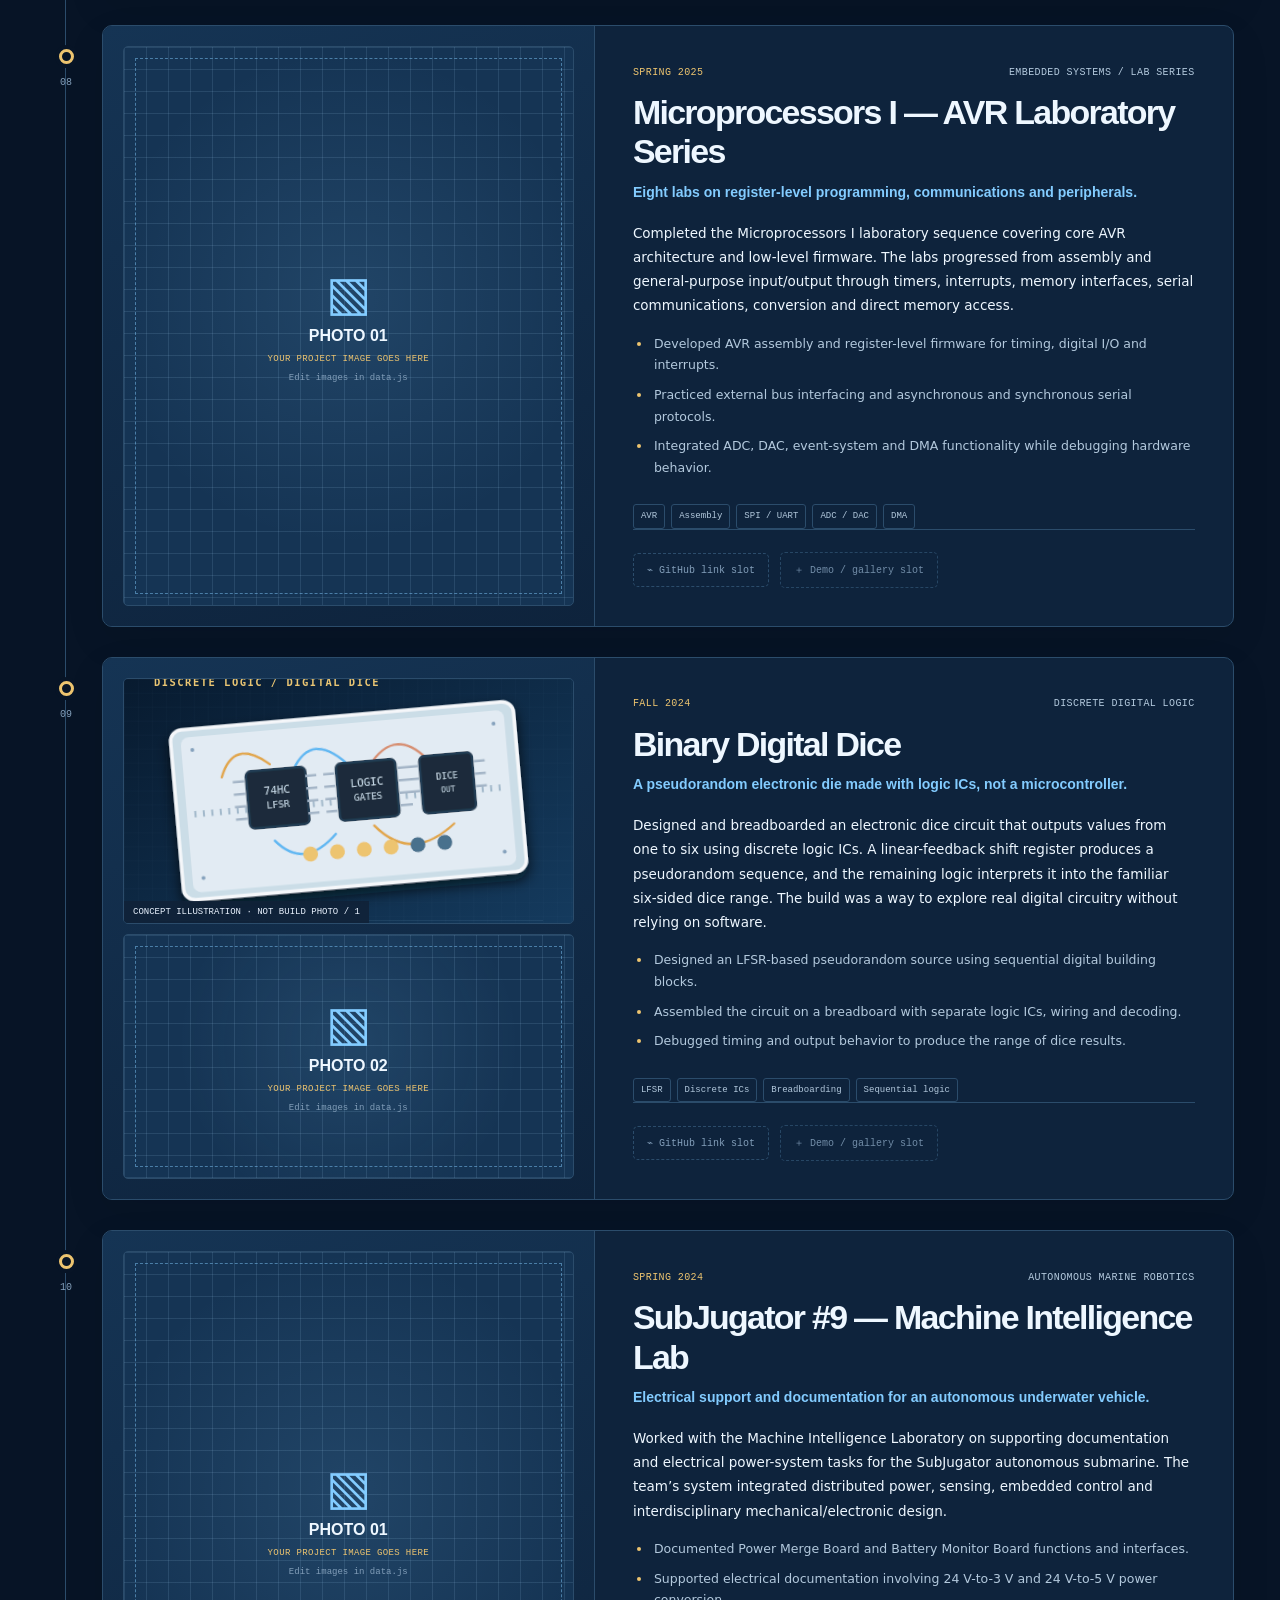
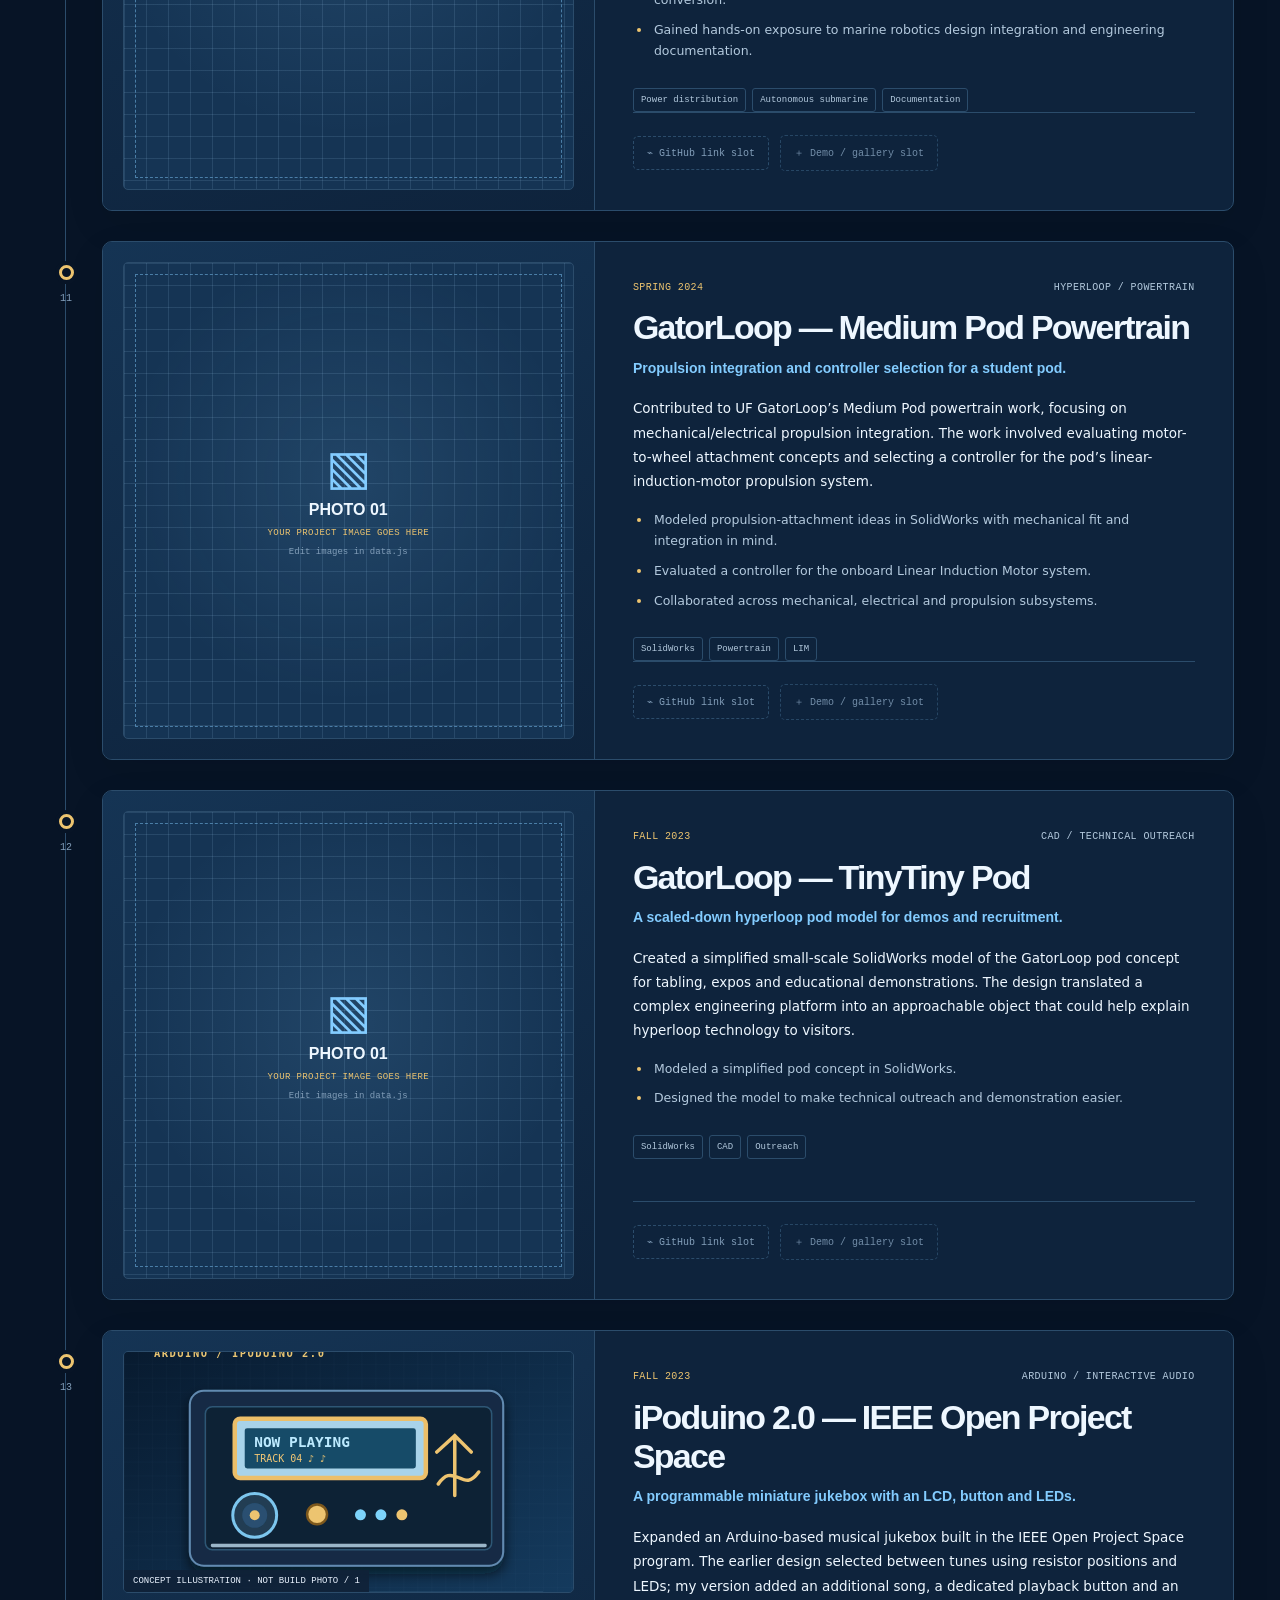
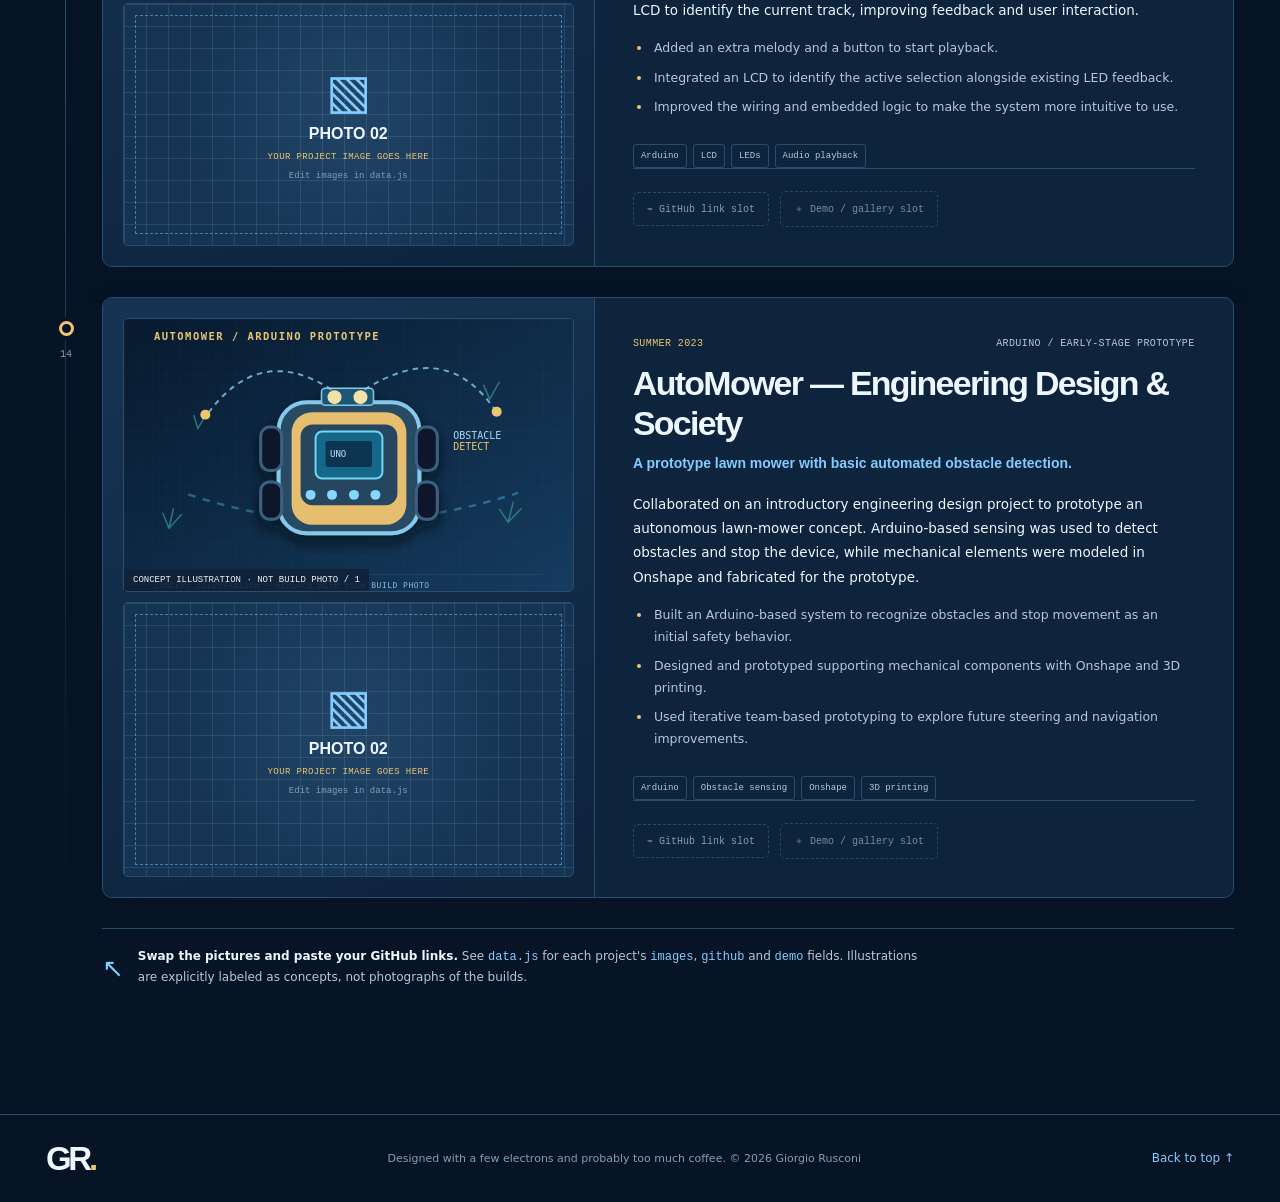
<file: projects.html>
<!doctype html>
<html lang="en" data-theme="dark">
<head>
  <meta charset="utf-8">
  <meta name="viewport" content="width=device-width, initial-scale=1">
  <meta name="theme-color" content="#071426">
  <meta name="description" content="A chronological portfolio of FPGA, embedded, VLSI, and multidisciplinary hardware projects, from latest to earliest.">
  <meta property="og:title" content="Projects | Giorgio Rusconi">
  <meta property="og:description" content="A chronological portfolio of FPGA, embedded, VLSI, and multidisciplinary hardware projects, from latest to earliest.">
  <meta property="og:type" content="website">
  <title>Projects | Giorgio Rusconi</title>
  <link rel="icon" href="assets/favicon.svg" type="image/svg+xml">
  <link rel="stylesheet" href="styles.css">
  <script src="data.js" defer></script>
  <script src="script.js" defer></script>
</head>
<body data-page="projects">
  <a class="skip-link" href="#main">Skip to content</a>
  <div class="scroll-progress" id="scrollProgress" aria-hidden="true"></div>
  <header class="site-header" id="top"><div class="header-inner shell">
    <a href="index.html" class="brand" aria-label="Giorgio Rusconi, home"><span class="brand-symbol">GR<span class="brand-period">.</span></span><span class="brand-caption">hardware / human</span></a>
    <nav id="mainNav" class="main-nav" aria-label="Main navigation"><a href="index.html" >About</a><a href="education.html" >Education</a><a href="experience.html" >Work</a><a href="research.html" >Research</a><a href="involvement.html" >Life + Leadership</a><a href="projects.html" class="active" aria-current="page">Projects</a><a href="bucket-list.html" >Bucket List</a></nav>
    <div class="header-actions"><button id="themeToggle" class="icon-button" type="button" aria-label="Switch to light mode" title="Toggle color theme"><span id="themeIcon">☀</span></button><a href="index.html#contact" class="contact-mini">Contact ↗</a><button id="menuToggle" class="icon-button menu-toggle" type="button" aria-controls="mainNav" aria-expanded="false" aria-label="Open navigation"><span></span><span></span><span></span></button></div>
  </div></header>
  <main id="main"><section class="section shell section-gap project-page" id="projects">
  <div class="section-head"><div><p class="section-kicker">05 / FROM THE WORKBENCH</p><h1 class="page-title">Projects <span class="h2-accent">through the years.</span></h1></div><p class="section-intro">Every build gets its own space: the story, photos, tools, and code. Scroll from my latest work back to the beginning.</p></div>
  <div class="timeline-intro"><span class="timeline-ping"></span><strong>NEWEST FIRST</strong><span>Fall 2026 → Summer 2023</span><span class="timeline-rule"></span><span id="projectCount" class="timeline-total"></span></div>
  <div id="projectTimeline" class="project-timeline" aria-label="Projects in reverse chronological order"></div>
  <div class="project-note"><span>↖</span><p><strong>Swap the pictures and paste your GitHub links.</strong> See <code>data.js</code> for each project's <code>images</code>, <code>github</code> and <code>demo</code> fields. Illustrations are explicitly labeled as concepts, not photographs of the builds.</p></div>
</section></main>
  <footer class="site-footer"><div class="shell footer-inner"><a href="index.html" class="brand"><span class="brand-symbol">GR<span class="brand-period">.</span></span></a><span>Designed with a few electrons and probably too much coffee. © <span id="copyrightYear">2026</span> Giorgio Rusconi</span><a href="#top">Back to top ↑</a></div></footer>
</body></html>
</file>
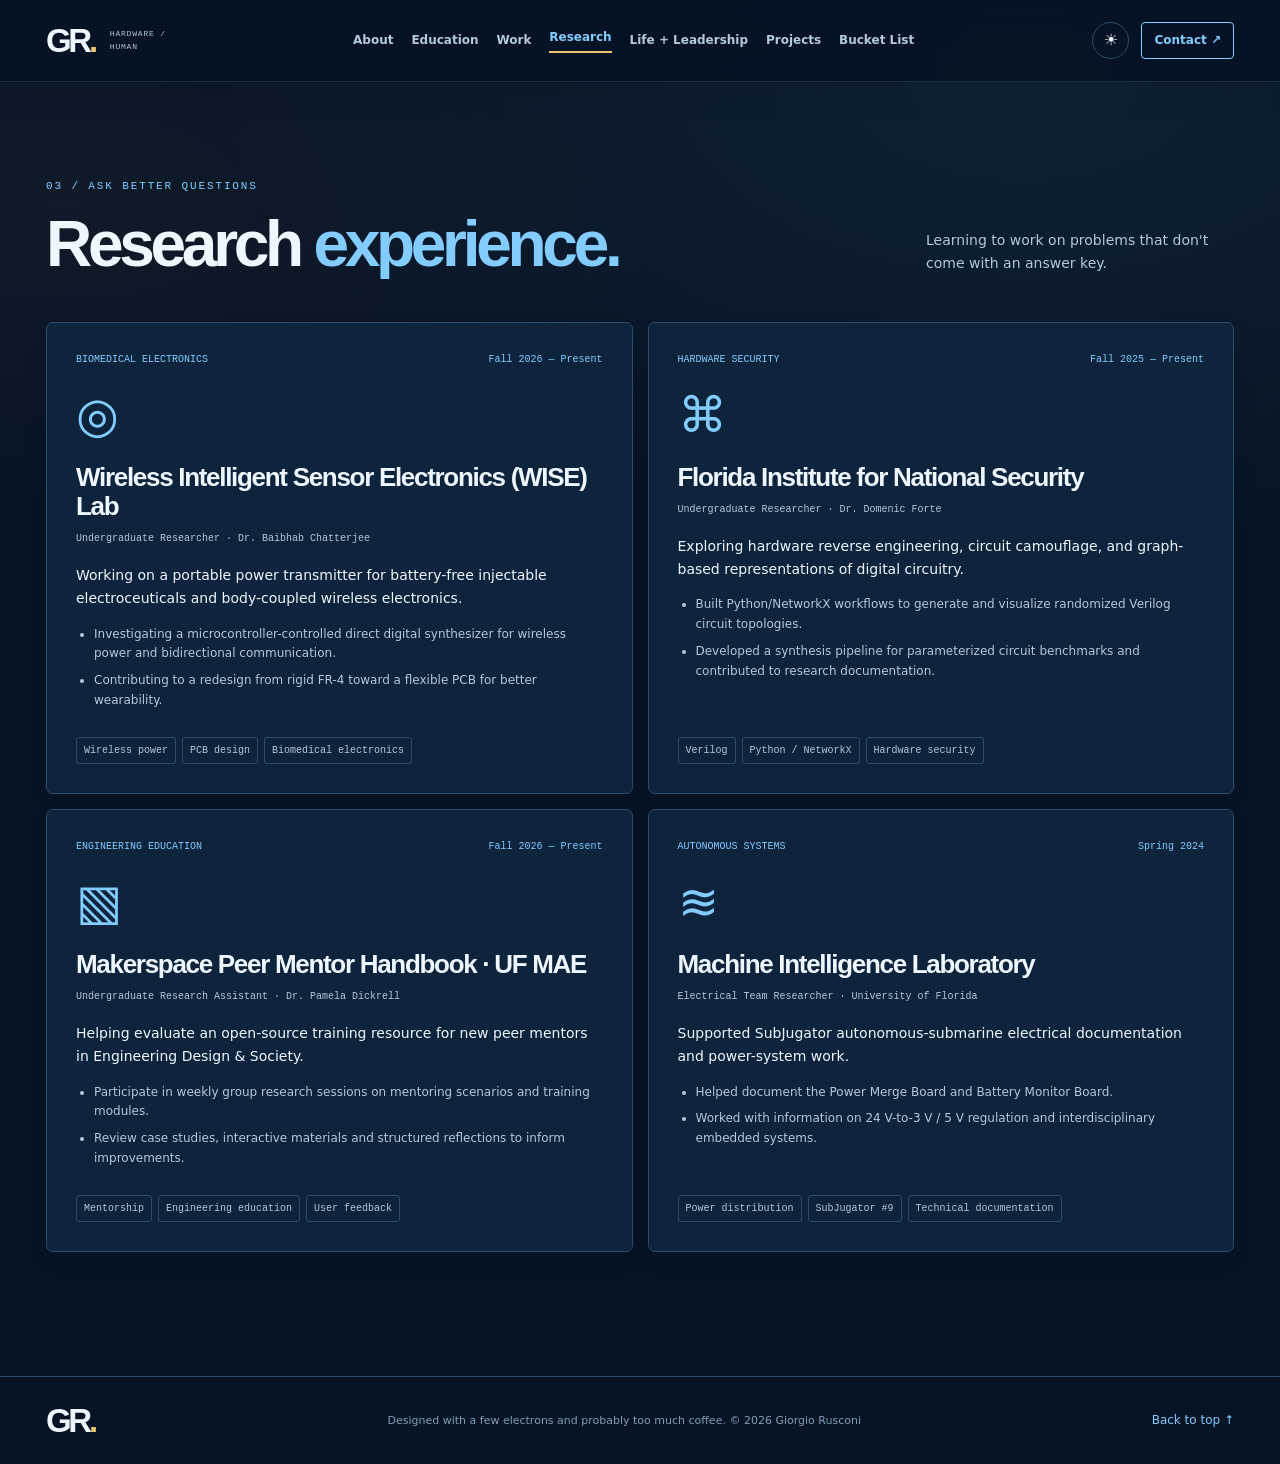
<file: research.html>
<!doctype html>
<html lang="en" data-theme="dark">
<head>
  <meta charset="utf-8">
  <meta name="viewport" content="width=device-width, initial-scale=1">
  <meta name="theme-color" content="#071426">
  <meta name="description" content="Hardware security, wireless biomedical electronics and engineering education research.">
  <meta property="og:title" content="Research Experience | Giorgio Rusconi">
  <meta property="og:description" content="Hardware security, wireless biomedical electronics and engineering education research.">
  <meta property="og:type" content="website">
  <title>Research Experience | Giorgio Rusconi</title>
  <link rel="icon" href="assets/favicon.svg" type="image/svg+xml">
  <link rel="stylesheet" href="styles.css">
  <script src="data.js" defer></script>
  <script src="script.js" defer></script>
</head>
<body data-page="research">
  <a class="skip-link" href="#main">Skip to content</a>
  <div class="scroll-progress" id="scrollProgress" aria-hidden="true"></div>
  <header class="site-header" id="top"><div class="header-inner shell">
    <a href="index.html" class="brand" aria-label="Giorgio Rusconi, home"><span class="brand-symbol">GR<span class="brand-period">.</span></span><span class="brand-caption">hardware / human</span></a>
    <nav id="mainNav" class="main-nav" aria-label="Main navigation"><a href="index.html" >About</a><a href="education.html" >Education</a><a href="experience.html" >Work</a><a href="research.html" class="active" aria-current="page">Research</a><a href="involvement.html" >Life + Leadership</a><a href="projects.html" >Projects</a><a href="bucket-list.html" >Bucket List</a></nav>
    <div class="header-actions"><button id="themeToggle" class="icon-button" type="button" aria-label="Switch to light mode" title="Toggle color theme"><span id="themeIcon">☀</span></button><a href="index.html#contact" class="contact-mini">Contact ↗</a><button id="menuToggle" class="icon-button menu-toggle" type="button" aria-controls="mainNav" aria-expanded="false" aria-label="Open navigation"><span></span><span></span><span></span></button></div>
  </div></header>
  <main id="main"><section class="section shell section-gap" id="research"><div class="section-head"><div><p class="section-kicker">03 / ASK BETTER QUESTIONS</p><h2>Research <span class="h2-accent">experience.</span></h2></div><p class="section-intro">Learning to work on problems that don't come with an answer key.</p></div><div class="research-grid" id="researchGrid"></div></section></main>
  <footer class="site-footer"><div class="shell footer-inner"><a href="index.html" class="brand"><span class="brand-symbol">GR<span class="brand-period">.</span></span></a><span>Designed with a few electrons and probably too much coffee. © <span id="copyrightYear">2026</span> Giorgio Rusconi</span><a href="#top">Back to top ↑</a></div></footer>
</body></html>
</file>
<file: styles.css>
/* Giorgio Rusconi's portfolio. Vanilla CSS. Theme colors are easy to edit here. */
/* EDIT COLORS HERE: deep navy + sky blue + warm gold (dark), powder blue + navy + gold (light). */
:root {
  color-scheme: dark;
  --bg: #071426; --panel: #0e233c; --panel-2: #153454; --panel-3: #193c60;
  --text: #eef7ff; --muted: #b3c9dd; --subtle: #829eb9; --border: #2b4c6b;
  --accent: #83ccff; --accent-ink: #061b2f; --accent-2: #edc46f; --line: rgba(163,210,245,.13);
  --shadow: 0 30px 85px rgba(0,7,19,.37); --header: rgba(7,20,38,.94);
  --display: 'Space Grotesk', 'Arial Black', sans-serif;
  --body: 'DM Sans', system-ui, sans-serif;
  --mono: 'Space Mono', Consolas, monospace;
}
:root[data-theme="light"] {
  color-scheme: light;
  --bg: #edf5ff; --panel: #ffffff; --panel-2: #e3f0fc; --panel-3: #d0e6fb;
  --text: #102943; --muted: #45617e; --subtle: #68839c; --border: #b9d3e9;
  --accent: #15689f; --accent-ink: #ffffff; --accent-2: #a56d13; --line: rgba(20,75,121,.15);
  --shadow: 0 20px 70px rgba(31,83,121,.12); --header: rgba(237,245,255,.96);
}
* { box-sizing: border-box; }
html { scroll-behavior: smooth; scroll-padding-top: 92px; }
body { margin: 0; background: var(--bg); color: var(--text); font: 16px/1.65 var(--body); overflow-x: hidden; }
body:has(dialog[open]) { overflow: hidden; }
a { color: inherit; text-decoration: none; }
a:hover { color: var(--accent); }
button { font: inherit; }
button, a { -webkit-tap-highlight-color: transparent; }
button:focus-visible, a:focus-visible, [tabindex]:focus-visible { outline: 3px solid var(--accent); outline-offset: 4px; }
::selection { background: var(--accent); color: var(--accent-ink); }
.shell { width: min(1224px, calc(100% - 92px)); margin-inline: auto; }
.section { scroll-margin-top: 90px; }
.section-gap { padding-block: 115px; }
.skip-link { position: absolute; top: -100px; left: 15px; z-index: 999; padding: 12px 20px; background: var(--accent); color: var(--accent-ink); }
.skip-link:focus { top: 15px; }
.scroll-progress { position: fixed; height: 3px; width: 0; left: 0; top: 0; z-index: 400; background: var(--accent); }
.site-header { position: sticky; top: 0; z-index: 100; border-bottom: 1px solid var(--line); backdrop-filter: blur(16px); background: var(--header); }
.header-inner { min-height: 81px; display: flex; align-items: center; justify-content: space-between; gap: 26px; }
.brand { display: inline-flex; align-items: center; gap: 13px; white-space: nowrap; }
.brand:hover { color: var(--text); }
.brand-symbol { font-family: var(--display); font-weight: 700; font-size: 33px; letter-spacing: -.1em; line-height: 1; padding-right: 2px; }
.brand-period { color: var(--accent); }
.brand-caption { font-size: 8px; line-height: 1.55; text-transform: uppercase; font-family: var(--mono); letter-spacing: .1em; color: var(--muted); white-space: normal; width: 65px; }
.main-nav { display: flex; align-items: center; gap: clamp(11px,1.4vw,25px); }
.main-nav a { font-weight: 600; font-size: 12px; color: var(--muted); transition: color .2s; white-space: nowrap; }
.main-nav a:is(:hover,.active) { color: var(--accent); }
.header-actions { display: flex; align-items: center; gap: 12px; }
.icon-button { display: inline-flex; align-items: center; justify-content: center; width: 37px; height: 37px; cursor: pointer; border: 1px solid var(--border); background: transparent; color: var(--text); border-radius: 50%; transition: border-color .2s, transform .2s; }
.icon-button:hover { border-color: var(--accent); transform: translateY(-2px); }
.contact-mini { border: 1px solid var(--accent); color: var(--accent); padding: 8px 12px; font-size: 12px; font-weight: 700; white-space: nowrap; border-radius: 4px; }
.contact-mini:hover { background: var(--accent); color: var(--accent-ink); }
.menu-toggle { display: none; flex-direction: column; gap: 4px; }
.menu-toggle span { width: 17px; height: 2px; background: currentColor; }
/* HERO */
.hero { padding-top: 101px; padding-bottom: 44px; display: grid; grid-template-columns: 1.22fr .78fr; column-gap: 70px; }
.hero-copy { min-width: 0; }
.eyebrow, .section-kicker { font: 11px/1.5 var(--mono); letter-spacing: .08em; text-transform: uppercase; color: var(--accent); }
.eyebrow { display: flex; flex-wrap: wrap; align-items: center; gap: 10px; }
.status-dot { flex: 0 0 auto; display: inline-block; height: 7px; width: 7px; border-radius: 50%; background: var(--accent); box-shadow: 0 0 0 4px color-mix(in srgb, var(--accent) 13%, transparent); }
.eyebrow-sep { color: var(--subtle); }
h1,h2,h3,h4,p { margin-top: 0; }
h1,h2,h3,h4 { font-family: var(--display); line-height: 1.12; }
h1 { font-size: clamp(49px, 5.9vw, 86px); letter-spacing: -.075em; font-weight: 700; margin: 23px 0 24px; }
.hero-second { font-size: .91em; }
.hero h1 em { font-style: normal; color: var(--accent); }
.underline-wavy { position: relative; white-space: nowrap; }
.underline-wavy::after { content: ''; position: absolute; left: 0; bottom: 3px; width: 100%; border-bottom: 4px wavy var(--accent-2); opacity: .9; }
.hero-lede { font: 500 clamp(20px,2vw,23px)/1.55 var(--display); max-width: 650px; letter-spacing: -.02em; }
.hero-story { color: var(--muted); max-width: 650px; line-height: 1.8; font-size: 15px; margin: 13px 0 30px; }
.hero-story strong { color: var(--text); font-weight: 600; }
.hero-actions { display: flex; gap: 11px; flex-wrap: wrap; }
.btn { display: inline-flex; align-items: center; justify-content: space-between; gap: 38px; padding: 13px 18px; border-radius: 4px; font-size: 13px; font-weight: 800; min-height: 49px; transition: transform .2s, background .2s, color .2s; }
.btn:hover { transform: translateY(-3px); }
.btn-accent { background: var(--accent); color: var(--accent-ink); border: 1px solid var(--accent); }
.btn-accent:hover { background: transparent; color: var(--accent); }
.btn-outline { border: 1px solid var(--border); color: var(--text); }
.btn-outline:hover { border-color: var(--accent); color: var(--accent); }
.social-strip { display: flex; gap: 19px; align-items: center; flex-wrap: wrap; margin-top: 36px; font-size: 12px; font-weight: 700; }
.social-strip > span { font: 10px var(--mono); color: var(--subtle); letter-spacing: .1em; }
.social-strip a { text-underline-offset: 4px; text-decoration: underline; text-decoration-color: var(--border); }
.hero-aside { position: relative; align-self: center; padding: 13px 8px 28px 0; }
.system-panel { border: 1px solid var(--border); background: linear-gradient(155deg, var(--panel-2), var(--panel)); border-radius: 12px; padding: 22px; transform: rotate(2deg); box-shadow: var(--shadow); }
.panel-top, .card-topline { display: flex; justify-content: space-between; gap: 16px; font: 9px/1.5 var(--mono); letter-spacing: .04em; color: var(--muted); }
.tiny-light { display: inline-block; background: var(--accent); width: 7px; height: 7px; border-radius: 50%; margin-right: 5px; }
.mono-muted { color: var(--subtle); }
.chip-art { position: relative; height: 290px; overflow: hidden; display: grid; place-items: center; margin-top: 8px; background-image: linear-gradient(var(--line) 1px, transparent 1px), linear-gradient(90deg, var(--line) 1px, transparent 1px); background-size: 28px 28px; background-position: center center; }
.chip-ring { position: absolute; display: block; border: 1px dashed color-mix(in srgb,var(--accent) 50%, transparent); border-radius: 50%; aspect-ratio: 1; }
.ring-1 { width: 255px; opacity: .5; }
.ring-2 { width: 215px; opacity: .58; border-style: solid; }
.ring-3 { width: 155px; opacity: .7; }
.chip-core { width: 117px; aspect-ratio: 1; display: flex; flex-direction: column; align-items: center; justify-content: center; background: var(--accent); color: var(--accent-ink); box-shadow: 0 0 50px color-mix(in srgb, var(--accent) 21%, transparent); border-radius: 13px; transform: rotate(-9deg); position: relative; z-index: 2; }
.chip-core::before, .chip-core::after { content: ''; position: absolute; left: -13px; right: -13px; height: 1px; background: repeating-linear-gradient(90deg, var(--accent) 0 9px, transparent 9px 16px); }
.chip-core::before { top: 20px; } .chip-core::after { bottom: 20px; }
.chip-core span { font: 700 54px/1 var(--display); letter-spacing: -.1em; }
.chip-core small { font: 8px var(--mono); letter-spacing: .14em; }
.wire { position: absolute; display: block; background: var(--accent); opacity: .45; }
.wire-a,.wire-b { width: 80px; height: 1px; } .wire-a { left: 0; top: 68px; } .wire-b { right: 0; bottom: 82px; }
.wire-c,.wire-d { width: 1px; height: 65px; } .wire-c { right: 75px; top: 0; } .wire-d { left: 74px; bottom: 0; }
.monitor-lines { border-top: 1px solid var(--border); padding-top: 14px; display: grid; gap: 10px; }
.monitor-lines > div { display: flex; justify-content: space-between; gap: 7px; align-items: baseline; }
.monitor-lines span, .monitor-lines strong { font: 9.5px/1.5 var(--mono); font-weight: 400; }
.monitor-lines span { color: var(--subtle); }.monitor-lines strong { color: var(--text); text-align: right; }
.monitor-lines .live,.monitor-lines .online { color: var(--accent); }
.blink { animation: cursor 1s step-start infinite; }
@keyframes cursor { 50% {opacity: 0;} }
.side-sticker { position: absolute; right: -18px; bottom: 3px; padding: 11px 15px; background: var(--accent-2); color: #25201d; transform: rotate(-7deg); font: 700 10px var(--mono); box-shadow: 0 9px 20px #0002; }
.side-sticker span { margin-left: 4px; }
.hero-foot { grid-column: 1 / -1; border-top: 1px solid var(--border); display: grid; grid-template-columns: repeat(3,1fr); gap: 20px; margin-top: 78px; padding-top: 23px; }
.hero-foot > div { display: flex; flex-direction: column; gap: 3px; padding-left: 20px; border-left: 1px solid var(--border); }
.hero-foot strong { font: 700 14px var(--display); }.hero-foot small { font-size: 12px; color: var(--muted); }
.mini-index { font: 11px var(--mono); color: var(--accent); }
.ticker { overflow: hidden; border-block: 1px solid var(--border); padding: 15px 0; white-space: nowrap; background: var(--panel); }
.ticker-content { width: max-content; font: 700 12px var(--mono); letter-spacing: .065em; color: var(--muted); animation: ticker 28s linear infinite; }
.ticker-content span { color: var(--accent); margin: 0 28px; }
@keyframes ticker { to {transform: translateX(-49%);} }
/* GLOBAL SECTIONS */
.section-head { display: flex; justify-content: space-between; align-items: end; gap: 40px; margin-bottom: 42px; }
.section-kicker { margin-bottom: 14px; }
h2 { font-weight: 700; letter-spacing: -.067em; font-size: clamp(39px, 5vw, 69px); margin-bottom: 0; }
.h2-accent { color: var(--accent); }
.section-intro { max-width: 308px; margin: 0 0 5px; color: var(--muted); font-size: 14px; }
/* EDUCATION */
.education-grid { display: grid; grid-template-columns: 1.25fr .95fr .84fr; gap: 14px; align-items: stretch; }
.education-card { background: var(--panel); border: 1px solid var(--border); border-radius: 8px; padding: 25px; display: flex; flex-direction: column; min-height: 380px; overflow: hidden; }
.education-card h3 { font-size: clamp(25px,2.5vw,35px); letter-spacing: -.045em; margin-bottom: 10px; }.education-card p { font-size: 13px; color: var(--muted); }
.primary-edu { background: linear-gradient(150deg, var(--panel-2), var(--panel)); }
.university-mark { display: block; font: 700 89px/1 var(--display); letter-spacing: -.13em; margin: 27px 0 18px; }.university-mark span { color: var(--accent); }
.edu-stats { display: flex; gap: 16px; border-top: 1px solid var(--border); padding-top: 20px; margin-top: auto; }
.edu-stats > span { display: flex; flex-direction: column; gap: 1px; }.edu-stats strong { font: 700 19px var(--display); }.edu-stats small { font-size: 10px; color: var(--muted); }
.education-card .edu-bottom { margin: 16px 0 0; font-size: 12px; line-height: 1.6; }
.graduate-edu { background: var(--accent); color: var(--accent-ink); }
.graduate-edu .card-topline,.graduate-edu p { color: color-mix(in srgb,var(--accent-ink) 78%, transparent); }
.new-label { border: 1px solid var(--accent-ink); color: var(--accent-ink); padding: 3px 6px; border-radius: 2px; font-size: 8px; font-weight: 700; white-space: nowrap; }
.graduate-icon { font: 120px/.85 var(--display); margin: 26px 0 8px; transform: rotate(-11deg); }
.graduate-edu h3 { margin-bottom: 14px; }.graduate-edu h3 em { font-style: normal; opacity: .55; }
.graduate-foot { border-top: 1px solid color-mix(in srgb,var(--accent-ink) 35%,transparent); display: flex; align-items: center; gap: 10px; justify-content: space-between; padding-top: 18px; margin-top: auto; font: 9px var(--mono); }
.pulse-pill { white-space: nowrap; border: 1px solid var(--accent-ink); padding: 5px 8px; border-radius: 30px; }
.graduate-edu .pulse-pill .status-dot { background: var(--accent-ink); box-shadow: none; width: 5px; height: 5px; }
.school-edu { background: var(--panel); }.school-edu h3 { margin-top: 65px; }
.split-subsection { margin-top: 60px; display: grid; grid-template-columns: .34fr 1fr; gap: 50px; }
.subhead { display: flex; gap: 17px; align-items: start; }.subnum { width: 35px; height: 35px; border: 1px solid var(--border); border-radius: 50%; display: grid; place-items: center; font: 11px var(--mono); color: var(--accent); flex: 0 0 auto; }
.subhead h3 { font-size: 25px; letter-spacing: -.045em; margin-bottom: 8px; }.subhead p { font-size: 13px; color: var(--muted); }
.skills-grid { display: grid; grid-template-columns: repeat(2,minmax(0,1fr)); gap: 11px; }
.skill-group { padding: 23px; border: 1px solid var(--border); background: var(--panel); border-radius: 6px; }.skill-group h4 { font-size: 15px; margin-bottom: 14px; }
.tag-cloud { display: flex; flex-wrap: wrap; gap: 6px; }.tag { display: inline-block; font: 10px/1.35 var(--mono); color: var(--muted); padding: 6px 7px; border: 1px solid var(--border); border-radius: 3px; }
.three-column-summary { display: grid; grid-template-columns: repeat(3,minmax(0,1fr)); gap: 16px; margin-top: 47px; }
.summary-block { border-top: 1px solid var(--border); padding-top: 20px; }.small-heading { font: 700 19px var(--display); letter-spacing: -.03em; margin-bottom: 21px; }.small-icon { font-size: 19px; color: var(--accent); margin-right: 8px; }
.clean-list { list-style: none; margin: 0; padding: 0; }.clean-list li { padding: 9px 0 9px 18px; border-bottom: 1px solid var(--line); position: relative; font-size: 12px; line-height: 1.55; }.clean-list li::before { content: '↗'; position: absolute; top: 9px; left: 0; color: var(--accent); }
.languages-list { display: grid; gap: 3px; }.language-row { padding: 10px 0; display: flex; justify-content: space-between; border-bottom: 1px solid var(--line); font-size: 13px; }.language-row span:last-child { color: var(--accent); font: 10px var(--mono); }
/* EXPERIENCE */
.band-section { background: var(--panel); border-block: 1px solid var(--border); }.experience-list { border-top: 1px solid var(--border); }
.experience-row { display: grid; grid-template-columns: 205px minmax(0, 1fr) 155px; gap: 28px; align-items: start; padding: 30px 5px; border-bottom: 1px solid var(--border); }
.exp-date { font: 11px/1.7 var(--mono); color: var(--accent); }.exp-main h3 { font-size: 24px; letter-spacing: -.045em; margin-bottom: 5px; }.exp-company { color: var(--muted); font-size: 13px; margin-bottom: 13px; }
.exp-description { font-weight: 600; max-width: 690px; font-size: 14px; margin-bottom: 10px; }.exp-bullets { padding-left: 17px; margin: 0; font-size: 12.5px; color: var(--muted); line-height: 1.75; }.exp-bullets li+li { margin-top: 4px; }
.exp-type { font: 9px/1.5 var(--mono); color: var(--muted); text-transform: uppercase; border: 1px solid var(--border); border-radius: 30px; padding: 8px 10px; text-align: center; justify-self: end; }
/* RESEARCH */
.research-grid { display: grid; grid-template-columns: repeat(2,minmax(0,1fr)); gap: 15px; }
.research-card { background: var(--panel); border: 1px solid var(--border); border-radius: 7px; padding: 29px; min-height: 410px; display: flex; flex-direction: column; transition: transform .2s, border-color .2s; }
.research-card:hover { transform: translateY(-5px); border-color: var(--accent); }
.research-top { display: flex; justify-content: space-between; color: var(--accent); font: 10px/1.6 var(--mono); gap: 18px; align-items: center; }
.research-icon { font: 49px/1 var(--display); color: var(--accent); margin: 23px 0; }.research-card h3 { font-size: 26px; letter-spacing: -.05em; margin-bottom: 9px; }
.research-mentor { color: var(--muted); font: 10px/1.7 var(--mono); margin: 0 0 17px; }.research-card > p.research-body { font-size: 14px; line-height: 1.65; margin-bottom: 14px; }
.research-details { font-size: 12px; color: var(--muted); padding-left: 18px; margin: 0 0 19px; }.research-details li { margin-bottom: 7px; }.research-tags { margin-top: auto; }
/* INVOLVEMENT */
.involvement-section { background: color-mix(in srgb,var(--accent) 4%, var(--bg)); border-block: 1px solid var(--border); }
.involvement-layout { display: grid; grid-template-columns: .39fr .61fr; gap: 45px; }.involvement-feature { border: 1px solid var(--border); background: var(--panel); padding: 24px; border-radius: 8px; align-self: start; }
.life-heading { display: flex; justify-content: space-between; font: 11px var(--mono); color: var(--accent); margin-bottom: 9px; }
.water-tile { position: relative; padding: 23px 0; border-bottom: 1px solid var(--border); }.water-emoji { display: inline-block; font-size: 31px; margin-bottom: 5px; }.water-tile h3 { font-size: 24px; margin-bottom: 7px; letter-spacing: -.045em; }.water-tile p { color: var(--muted); font-size: 13px; margin-bottom: 0; }
.meme-note { background: var(--accent); color: var(--accent-ink); margin-top: 22px; padding: 22px; transform: rotate(-2deg); }.meme-note span { display: block; font: 9px var(--mono); text-transform: uppercase; margin-bottom: 10px; }.meme-note strong { font: 700 22px/1.4 var(--display); }
.involve-group+.involve-group { margin-top: 37px; }.group-heading { display: flex; align-items: baseline; gap: 12px; border-bottom: 1px solid var(--border); padding-bottom: 17px; }.group-heading span { color: var(--accent); font: 10px var(--mono); }.group-heading h3 { font-size: 24px; letter-spacing: -.055em; margin: 0; }
.compact-entry { padding: 16px 0; border-bottom: 1px solid var(--line); display: grid; grid-template-columns: 127px 1fr; gap: 20px; }.compact-date { color: var(--subtle); font: 10px/1.65 var(--mono); }.compact-entry h4 { font-size: 16px; letter-spacing: -.02em; margin-bottom: 3px; }.compact-org { color: var(--accent); font-size: 12px; margin: 0 0 6px; }.compact-entry p:last-child { color: var(--muted); font-size: 12px; margin: 0; }
/* PROJECTS */
.project-toolbar { display: flex; justify-content: space-between; align-items: center; gap: 20px; border-top: 1px solid var(--border); padding: 18px 0 26px; }
.filter-list { display: flex; flex-wrap: wrap; gap: 6px; }.filter-btn { border: 1px solid var(--border); background: transparent; color: var(--muted); cursor: pointer; padding: 8px 14px; font-size: 12px; font-weight: 700; border-radius: 25px; transition: all .2s; }.filter-btn:hover { border-color: var(--accent); color: var(--accent); }.filter-btn.active { background: var(--accent); color: var(--accent-ink); border-color: var(--accent); }
.project-count { font: 10px var(--mono); color: var(--subtle); white-space: nowrap; }
.projects-grid { display: grid; grid-template-columns: repeat(3, minmax(0,1fr)); gap: 16px; }.project-card { background: var(--panel); border: 1px solid var(--border); border-radius: 7px; overflow: hidden; display: flex; flex-direction: column; min-height: 440px; transition: border-color .2s, transform .2s; }.project-card:hover { transform: translateY(-5px); border-color: var(--accent); }
.project-cover { min-height: 190px; aspect-ratio: 1.75; position: relative; overflow: hidden; background-color: var(--panel-3); background-image: radial-gradient(circle at center, color-mix(in srgb,var(--accent) 12%, transparent) 0 13%, transparent 45%), linear-gradient(var(--line) 1px,transparent 1px),linear-gradient(90deg,var(--line) 1px,transparent 1px); background-size: auto, 22px 22px, 22px 22px; display: grid; place-items: center; }
.project-cover::after { content: ''; position: absolute; inset: 14px; border: 1px dashed color-mix(in srgb,var(--accent) 42%, transparent); pointer-events: none; }
.project-cover img { position: absolute; inset: 0; width: 100%; height: 100%; object-fit: cover; z-index: 1; }
.project-cover:has(img)::after { display: none; }.project-cover:has(img) .cover-symbol { display: none; }
.cover-symbol { font: 700 86px/1 var(--display); color: color-mix(in srgb,var(--accent) 57%,transparent); transform: rotate(-10deg); }
.cover-label { position: absolute; bottom: 24px; left: 29px; font: 9px var(--mono); color: var(--muted); background: var(--panel); padding: 5px 7px; z-index: 2; }
.project-cover:has(img) .cover-label { display: none; }.cover-number { position: absolute; top: 22px; right: 28px; font: 10px var(--mono); color: var(--accent); z-index: 2; }
.coming-soon-stamp { position: absolute; top: 44%; left: 50%; transform: translate(-50%,-50%) rotate(-13deg); background: var(--accent); color: var(--accent-ink); font: 700 12px var(--mono); padding: 13px 20px; white-space: nowrap; z-index: 3; box-shadow: 4px 6px 0 color-mix(in srgb,var(--accent-ink) 50%,transparent); }
.project-info { display: flex; flex-direction: column; padding: 24px; flex: 1; }.project-meta { display: flex; justify-content: space-between; align-items: start; gap: 10px; font: 9px/1.5 var(--mono); color: var(--accent); text-transform: uppercase; }
.project-card h3 { margin: 13px 0 8px; letter-spacing: -.055em; font-size: 27px; }.project-card p { font-size: 13px; line-height: 1.65; color: var(--muted); margin-bottom: 17px; }
.project-card .tags-wrap { margin: auto 0 16px; }.project-card .tag { font-size: 9px; padding: 4px 6px; }.project-links { display: flex; align-items: center; flex-wrap: wrap; gap: 10px; padding-top: 14px; border-top: 1px solid var(--border); }
.project-detail-btn { cursor: pointer; border: 0; padding: 0; background: transparent; color: var(--accent); font: 700 12px var(--body); margin-right: auto; }.project-detail-btn:hover { text-decoration: underline; }.project-link { font: 700 11px var(--body); text-decoration: underline; text-underline-offset: 3px; }.project-link-placeholder { font: 9px var(--mono); color: var(--subtle); }
.project-note { display: flex; gap: 14px; align-items: start; padding: 19px 0 0; color: var(--muted); }.project-note > span { color: var(--accent); font-size: 26px; }.project-note p { max-width: 800px; font-size: 12px; margin: 0; }.project-note strong { color: var(--text); }.project-note code, .bucket-disclaimer code { color: var(--accent); }
.more-projects { margin-top: 68px; }.more-top { display: flex; justify-content: space-between; align-items: end; padding-bottom: 22px; gap: 20px; }.more-top h3 { font-size: 29px; letter-spacing: -.05em; margin-bottom: 0; }.more-top p { color: var(--muted); font-size: 13px; margin-bottom: 0; }.other-projects-grid { display: grid; grid-template-columns: repeat(2, minmax(0,1fr)); gap: 10px; }.other-project { border: 1px solid var(--border); padding: 19px 21px; border-radius: 5px; background: var(--panel); }.other-project-top { display: flex; align-items: start; justify-content: space-between; gap: 8px; }.other-project h4 { font-size: 15px; letter-spacing: -.025em; margin-bottom: 9px; }.other-project-top span { color: var(--accent); font: 10px var(--mono); }.other-project p { color: var(--muted); font-size: 12px; margin: 0 0 9px; }.other-project small { font: 9px var(--mono); color: var(--subtle); text-transform: uppercase; }
/* BUCKET */
.bucket-section { background: var(--panel); border-block: 1px solid var(--border); }.bucket-layout { display: grid; grid-template-columns: .7fr 1.3fr; gap: 40px; }
.bucket-manifesto { border: 1px solid var(--border); border-radius: 6px; padding: 27px; background: var(--bg); display: flex; flex-direction: column; }.asterisk { color: var(--accent); font-size: 75px; line-height: 1; }.bucket-manifesto h3 { font-size: clamp(28px,3.6vw,43px); letter-spacing: -.06em; margin: 35px 0 16px; }.bucket-manifesto p { color: var(--muted); font-size: 13px; }.passport { margin-top: auto; padding-top: 50px; font: 9px/2 var(--mono); color: var(--subtle); }.passport strong { color: var(--accent); font: 700 14px var(--mono); }
.bucket-grid { display: grid; grid-template-columns: repeat(2,minmax(0,1fr)); gap: 12px; }.bucket-card { position: relative; background: var(--bg); border: 1px solid var(--border); border-radius: 6px; padding: 24px; display: flex; flex-direction: column; min-height: 210px; }.bucket-card:hover { border-color: var(--accent); }.bucket-top { display: flex; justify-content: space-between; align-items: center; }.bucket-number { color: var(--accent); font: 11px var(--mono); }.bucket-icon { font-size: 29px; }.bucket-card h3 { font-size: 22px; letter-spacing: -.04em; margin: auto 0 10px; }.bucket-card p { font-size: 12px; color: var(--muted); margin: 0; }.bucket-card small { font: 9px var(--mono); color: var(--subtle); margin-top: 16px; text-transform: uppercase; }.bucket-disclaimer { font: 10px/1.6 var(--mono); color: var(--subtle); margin: 22px 0 0; }
/* CONTACT FOOTER */
.contact-section { padding: 100px 0; background: var(--bg); }.contact-inner { display: grid; grid-template-columns: 1.2fr .55fr; gap: 70px; align-items: end; }.contact-inner h2 { font-size: clamp(42px, 6.4vw, 84px); letter-spacing: -.07em; margin: 0 0 18px; }.contact-inner h2 em { color: var(--accent); font-style: normal; }.contact-inner p:not(.section-kicker) { color: var(--muted); font-size: 14px; max-width: 550px; }.btn.huge { font-size: clamp(14px,1.5vw,18px); margin-top: 20px; padding: 18px 22px; gap: 44px; }
.contact-card { border: 1px solid var(--border); padding: 24px; border-radius: 6px; display: flex; flex-direction: column; align-items: start; gap: 8px; background: var(--panel); }.contact-card span { font: 9px var(--mono); color: var(--accent); margin-top: 13px; }.contact-card span:first-child { margin-top: 0; }.contact-card strong,.contact-card a { font-size: 13px; font-weight: 600; }
.site-footer { border-top: 1px solid var(--border); padding: 27px 0; }.footer-inner { display: flex; justify-content: space-between; align-items: center; gap: 16px; }.footer-inner > span { color: var(--subtle); font-size: 11px; text-align: center; }.footer-inner > a:last-child { color: var(--accent); font-size: 12px; }
/* PROJECT DIALOG */
.project-dialog { position: fixed; inset: 0; width: min(780px,calc(100% - 30px)); max-height: min(85vh,850px); padding: 0; border: 1px solid var(--border); border-radius: 9px; background: var(--panel); color: var(--text); box-shadow: 0 30px 100px rgba(0,0,0,.55); overflow-y: auto; }
.project-dialog::backdrop { background: rgba(0,0,0,.77); backdrop-filter: blur(5px); }.dialog-inside { padding: clamp(24px,4vw,45px); position: relative; }.dialog-close { position: sticky; display: grid; place-items: center; top: 0; margin-left: auto; margin-top: -12px; margin-right: -12px; width: 38px; height: 38px; border-radius: 50%; border: 1px solid var(--border); background: var(--bg); color: var(--text); font-size: 24px; cursor: pointer; z-index: 3; }
.dialog-kicker { color: var(--accent); font: 10px var(--mono); letter-spacing: .05em; }.dialog-inside h2 { font-size: clamp(37px,5vw,55px); margin: 15px 0 20px; }.dialog-inside h3 { font-size: 19px; margin: 26px 0 8px; }.dialog-overview { font-size: 16px; line-height: 1.8; }.dialog-inside ul { padding-left: 20px; color: var(--muted); font-size: 13px; line-height: 1.7; }.dialog-inside li { margin-bottom: 9px; }.dialog-links { display: flex; gap: 10px; margin-top: 25px; }.dialog-link { color: var(--accent); border: 1px solid var(--accent); border-radius: 4px; padding: 9px 15px; font-size: 12px; font-weight: 700; }.dialog-empty { font: 10px var(--mono); color: var(--subtle); margin: 18px 0 0; }
/* BREAKPOINTS */
@media (max-width: 1170px) { .main-nav { gap: 10px; }.main-nav a { font-size: 10px; }.hero { column-gap: 35px; }.education-grid { grid-template-columns: 1.1fr 1fr; }.school-edu { min-height: 230px; grid-column: 1/-1; }.school-edu h3 { margin-top: 25px; }.school-edu .edu-stats { margin-top: 22px; } }
@media (max-width: 900px) { .shell { width: min(100% - 46px, 760px); }.site-header .header-inner { min-height: 72px; }.menu-toggle { display: flex; }.main-nav { display: none; position: absolute; top: calc(100% + 1px); left: 0; right: 0; background: var(--bg); padding: 21px 24px 24px; border-bottom: 1px solid var(--border); box-shadow: var(--shadow); flex-direction: column; align-items: start; gap: 0; max-height: calc(100vh - 72px); overflow-y: auto; }.main-nav.open { display: flex; }.main-nav a { font-size: 15px; padding: 10px 0; width: 100%; border-bottom: 1px solid var(--line); }
  .hero { grid-template-columns: 1fr; padding-top: 70px; }.hero-aside { max-width: 510px; width: 100%; margin: 54px auto 0; }.chip-art { height: 260px; }.hero-foot { margin-top: 44px; }.section-gap { padding-block: 83px; }.section-head { align-items: start; }.split-subsection { grid-template-columns: 1fr; gap: 23px; }.experience-row { grid-template-columns: 145px 1fr; }.exp-type { grid-column: 2; justify-self: start; }.projects-grid { grid-template-columns: repeat(2,minmax(0,1fr)); }.bucket-layout { grid-template-columns: 1fr; }.involvement-layout { grid-template-columns: 1fr; }.involvement-feature { display: grid; grid-template-columns: repeat(3,minmax(0,1fr)); gap: 12px; }.life-heading,.meme-note { grid-column: 1/-1; }.water-tile { border-right: 1px solid var(--border); border-bottom: 0; padding: 6px 12px; }.water-tile:last-of-type { border-right: 0; }.meme-note { width: max-content; max-width: 100%; }.contact-inner { grid-template-columns: 1fr; gap: 36px; }
}
@media (max-width: 650px) { .shell { width: calc(100% - 34px); }.header-inner { gap: 8px; }.brand-caption,.contact-mini { display: none; }.hero { padding-top: 54px; }.hero h1 { font-size: clamp(42px, 11vw, 68px); }.hero-lede { font-size: 18px; }.hero-story { font-size: 13px; }.hero-foot { grid-template-columns: 1fr; gap: 17px; }.side-sticker { right: -7px; }.section-gap { padding-block: 67px; }.section-head { flex-direction: column; gap: 14px; }.section-intro { max-width: 95%; }.education-grid { grid-template-columns: 1fr; }.education-card { min-height: 310px; }.school-edu { grid-column: auto; }.education-card h3 { font-size: 30px; }.skills-grid,.research-grid,.projects-grid,.other-projects-grid,.bucket-grid,.three-column-summary { grid-template-columns: 1fr; }.experience-row { grid-template-columns: 1fr; gap: 8px; padding: 25px 0; }.exp-type { grid-column: 1; }.research-card { min-height: auto; }.involvement-feature { grid-template-columns: 1fr; }.life-heading,.meme-note { grid-column: auto; }.water-tile { border-right: 0; border-bottom: 1px solid var(--border); padding: 14px 0; }.compact-entry { grid-template-columns: 1fr; gap: 4px; }.project-toolbar { align-items: start; flex-direction: column; }.project-cover { aspect-ratio: 1.85; }.more-top { align-items: start; flex-direction: column; gap: 7px; }.bucket-layout { gap: 16px; }.bucket-manifesto h3 { margin-top: 16px; }.bucket-card { min-height: 180px; }.footer-inner { flex-wrap: wrap; }.footer-inner > span { text-align: left; order: 3; width: 100%; }.contact-inner h2 { font-size: 42px; }.btn.huge { font-size: 13px; gap: 15px; }.social-strip { gap: 11px; }
}
@media (prefers-reduced-motion: reduce) { *,*::before,*::after { animation-duration: .01ms !important; scroll-behavior: auto !important; transition-duration: .01ms !important; } }

/* ============================================================
 * VERSION 2: MULTI-PAGE PORTFOLIO, GALLERIES, TIMELINE & BUCKET
 * Change palette at the top of styles.css, content in data.js.
 * ============================================================ */
body { background-image: radial-gradient(ellipse 820px 480px at 80% 5%, color-mix(in srgb,var(--accent) 7%,transparent),transparent), radial-gradient(ellipse 620px 300px at 5% 14%,color-mix(in srgb,var(--accent-2) 4%,transparent),transparent); background-repeat:no-repeat; }
main { min-height: 67vh; }
.section-gap { padding-top: 96px; padding-bottom: 124px; }
.site-header { box-shadow: 0 12px 35px rgba(0,0,0,.055); }
.brand-period { color: var(--accent-2); }
.main-nav a.active { color: var(--accent); }
.main-nav a.active::after { content: ''; display:block; height: 2px; margin-top: 4px; background:var(--accent-2); }
.page-section > .section-head, .band-section .section-head, .involvement-section .section-head { padding-top: 0; }
.page-title { max-width: 880px; font-size: clamp(43px,5.1vw,79px); letter-spacing:-.073em; line-height:1.03; margin: 18px 0 0; }
.section-kicker { letter-spacing: .17em; }
.h2-accent, .hero h1 em { color: var(--accent); }
.underline-wavy::after { border-color: var(--accent-2); }
.side-sticker, .meme-note { background:var(--accent-2); color:#171d2a; }
.ticker-content span { color:var(--accent-2); }
.graduate-edu, .research-card, .education-card, .skill-group { box-shadow: 0 10px 30px rgba(0,0,0,.05); }
.graduate-edu .new-label, .new-label { background:var(--accent-2); color:#0d1725; }
.plain-email { color:var(--text); font-size:12px; font-weight:700; overflow-wrap:anywhere; }
.email-not-link { display: inline-flex; margin-top: 23px; border:1px solid var(--accent-2); color:var(--text); padding:18px 24px; border-radius:5px; font:700 clamp(18px,2vw,26px)/1.3 var(--display); letter-spacing:-.03em; user-select:text; overflow-wrap:anywhere; }
.contact-section-home { border-top:1px solid var(--border); background: color-mix(in srgb,var(--panel) 43%,var(--bg)); }
.contact-section-home h2 em { color: var(--accent-2); }

/* Home: multi-photo gallery replacing the old circuit card. */
.hero { align-items:start; padding-top:92px; }
.hero-aside.about-photo-wall { min-width:0; padding:0 0 20px; transform:none; }
.photo-wall-heading { display:flex; flex-wrap:wrap; gap:8px; justify-content:space-between; font: 9px var(--mono); letter-spacing:.09em; color:var(--accent-2); margin:0 0 12px; }
.about-photo-gallery { display:grid; grid-template-columns:repeat(2,minmax(0,1fr)); grid-template-rows: 330px 155px; gap:12px; }
.personal-photo { margin:0; border-radius:8px; border:1px solid var(--border); position:relative; overflow:hidden; background:var(--panel); }
.personal-photo-1 { grid-column:1/-1; }
.personal-photo img { width:100%; height:100%; object-fit:cover; display:block; }
.personal-photo-placeholder { width:100%; height:100%; min-height:0; display:flex; flex-direction:column; align-items:center; justify-content:center; gap:7px; padding:20px; text-align:center; background:linear-gradient(130deg, color-mix(in srgb,var(--accent) 10%,var(--panel)),var(--panel)), linear-gradient(var(--line) 1px,transparent 1px),linear-gradient(90deg,var(--line) 1px,transparent 1px); }
.personal-photo-placeholder::after { content:''; position:absolute; inset:12px; border:1px dashed color-mix(in srgb,var(--accent) 42%,transparent); pointer-events:none; }
.photo-crosshair { display:grid; place-items:center; width:52px; height:52px; border:1px solid var(--accent); border-radius:50%; color:var(--accent); font:35px var(--display); }
.personal-photo strong { font:700 13px var(--display); letter-spacing:.04em; }
.personal-photo small { color:var(--accent-2); font:10px var(--mono); letter-spacing:.07em; }
.personal-photo code { max-width:100%; overflow-wrap:anywhere; font:9px/1.3 var(--mono); color:var(--subtle); }
.personal-photo:not(.personal-photo-1) .photo-crosshair { width:36px; height:36px; font-size:24px; }
.personal-photo:not(.personal-photo-1) strong { font-size:11px; }
.personal-photo:not(.personal-photo-1) code { font-size:8px; }
.about-photo-wall .side-sticker { right:-10px; bottom:-10px; z-index:2; }
.about-interests { padding:96px 0 110px; }
.life-cards { display:grid; grid-template-columns:repeat(3,minmax(0,1fr)); gap:16px; }
.life-card { border:1px solid var(--border); border-radius:8px; padding:30px; background:var(--panel); }
.life-card-icon { font:10px var(--mono); color:var(--accent-2); letter-spacing:.07em; }
.life-card h3 { font-size:clamp(21px,2.2vw,30px); letter-spacing:-.04em; margin:24px 0 14px; }
.life-card p { margin:0; font-size:13.5px; color:var(--muted); line-height:1.72; }
.debug-humor { margin-top:20px; display:flex; justify-content:space-between; flex-wrap:wrap; align-items:center; gap:15px; border:1px dashed var(--border); border-radius:6px; padding:20px 25px; }
.debug-badge { font:10px var(--mono); color:var(--accent-2); }
.debug-humor strong { font:600 14px var(--display); }
.debug-humor strong em { font-style:normal; color:var(--accent); }
.debug-humor > span:last-child { font:10px var(--mono); color:var(--subtle); }

/* Projects: one large chronologically ordered entry per project. */
.project-page > .section-head { align-items:end; margin-bottom:52px; }
.timeline-intro { display:flex; align-items:center; flex-wrap:wrap; gap:13px; border-block:1px solid var(--border); padding:16px 0; margin-bottom:34px; font:10px var(--mono); color:var(--muted); letter-spacing:.05em; }
.timeline-ping { background:var(--accent-2); width:7px; height:7px; border-radius:50%; box-shadow:0 0 0 4px color-mix(in srgb,var(--accent-2) 12%,transparent); }
.timeline-intro strong { color:var(--accent-2); }
.timeline-rule { height:1px; background:var(--border); flex:1 1 30px; }
.timeline-total { color:var(--accent); }
.project-timeline { position:relative; display:flex; flex-direction:column; gap:30px; }
.project-timeline::before { content:''; position:absolute; top:6px; bottom:25px; left:19px; width:1px; background:linear-gradient(var(--accent-2),var(--border) 14%,var(--border) 90%,transparent); }
.timeline-entry { display:grid; grid-template-columns:40px minmax(0,1fr); gap:16px; scroll-margin-top:102px; }
.timeline-rail { display:flex; align-items:center; flex-direction:column; position:relative; z-index:2; padding-top:24px; gap:13px; }
.rail-dot { width:15px; height:15px; background:var(--bg); border:3px solid var(--accent-2); border-radius:50%; box-shadow:0 0 0 4px var(--bg); }
.rail-index { font:10px var(--mono); color:var(--subtle); }
.timeline-project { display:grid; grid-template-columns:minmax(270px,.87fr) minmax(0,1.13fr); overflow:hidden; border:1px solid var(--border); background:var(--panel); border-radius:10px; min-height:510px; box-shadow:0 14px 42px rgba(0,0,0,.075); transition:border-color .2s, transform .2s; }
.timeline-project:hover { border-color:color-mix(in srgb,var(--accent) 60%,var(--border)); transform:translateY(-2px); }
.timeline-media { display:flex; flex-direction:column; gap:10px; padding:20px; min-width:0; border-right:1px solid var(--border); background:linear-gradient(160deg,var(--panel-2),var(--panel)); }
.timeline-picture { position:relative; aspect-ratio:1.55; flex:1 1 210px; min-height:180px; width:100%; overflow:hidden; border:1px solid var(--border); border-radius:5px; background:var(--panel-3); }
.timeline-picture img { display:block; width:100%; height:100%; object-fit:cover; }
.picture-credit { position:absolute; left:0; bottom:0; padding:6px 9px; font:9px var(--mono); color:#eaf3ff; background:#102238e6; max-width:100%; }
.photo-empty { display:flex; flex-direction:column; align-items:center; justify-content:center; gap:9px; padding:23px; text-align:center; background-color:var(--panel-2); background-image:linear-gradient(var(--line) 1px,transparent 1px),linear-gradient(90deg,var(--line) 1px,transparent 1px),radial-gradient(circle at 50% 45%,color-mix(in srgb,var(--accent) 11%,transparent),transparent 65%); background-size:22px 22px,22px 22px,auto; }
.photo-empty::after { content:''; inset:11px; position:absolute; border:1px dashed color-mix(in srgb,var(--accent) 49%,transparent); pointer-events:none; }
.photo-slot-symbol { color:var(--accent); font:48px/1 var(--display); }
.photo-empty strong { color:var(--text); font:700 16px var(--display); }
.photo-empty span { color:var(--accent-2); font:9px var(--mono); letter-spacing:.04em; }
.photo-empty small { color:var(--subtle); font:9px var(--mono); }
.timeline-story { padding:clamp(24px,3vw,43px); min-width:0; display:flex; flex-direction:column; }
.timeline-meta { display:flex; gap:14px; flex-wrap:wrap; justify-content:space-between; color:var(--accent-2); font:10px/1.55 var(--mono); text-transform:uppercase; letter-spacing:.04em; }
.timeline-meta span:last-child { color:var(--muted); }
.timeline-title-row { display:flex; flex-wrap:wrap; align-items:start; justify-content:space-between; gap:14px; margin:13px 0 10px; }
.timeline-title-row h2 { margin:0; flex:1 1 200px; font-size:clamp(25px,2.65vw,39px); line-height:1.16; letter-spacing:-.05em; }
.project-state { color:#101923; background:var(--accent-2); padding:7px 11px; font:700 9px var(--mono); border-radius:3px; white-space:nowrap; }
.timeline-teaser { margin:0 0 17px; color:var(--accent); font:600 14px/1.55 var(--display); }
.timeline-description { color:var(--text); font-size:13.5px; line-height:1.8; margin:0 0 15px; }
.timeline-bullets { margin:0 0 18px; padding-left:19px; color:var(--muted); font-size:12.5px; line-height:1.73; }
.timeline-bullets li { padding-left:2px; margin:0 0 8px; }.timeline-bullets li::marker { color:var(--accent-2); }
.timeline-story .tag { font-size:9px; padding:5px 7px; }
.timeline-linkbar { display:flex; align-items:center; flex-wrap:wrap; gap:11px; border-top:1px solid var(--border); margin-top:auto; padding-top:22px; }
.timeline-link { border:1px solid var(--accent); border-radius:5px; padding:10px 13px; color:var(--accent); font-size:11px; font-weight:750; }
.timeline-link:hover { background:var(--accent); color:var(--accent-ink); }
.timeline-link.secondary { border-color:var(--border); color:var(--text); }
.timeline-link-slot { border:1px dashed var(--border); border-radius:5px; padding:10px 13px; color:var(--subtle); font:10px var(--mono); }
.timeline-link-slot.secondary { opacity:.86; }
.project-page > .project-note { margin:30px 0 0 56px; border-top:1px solid var(--border); padding-top:18px; }

/* Bucket list: vertically stack up to hundreds of goals without a cramped grid. */
.bucket-page-grid { display:grid; grid-template-columns:minmax(240px,.34fr) minmax(0,.66fr); gap:44px; align-items:start; }
.bucket-sidebar { position:sticky; top:111px; border:1px solid var(--border); border-radius:8px; padding:clamp(22px,3vw,34px); background:var(--panel); }
.bucket-sidebar .asterisk { color:var(--accent-2); }
.bucket-sidebar h2 { font-size:clamp(27px,2.6vw,38px); letter-spacing:-.05em; margin:14px 0 17px; }
.bucket-sidebar > p { color:var(--muted); font-size:13px; margin-bottom:30px; }
.bucket-progress { border-top:1px solid var(--border); padding-top:22px; }
.bucket-progress strong { display:block; color:var(--accent); font:700 32px var(--display); letter-spacing:-.04em; }
.bucket-progress > span { display:block; color:var(--subtle); font:10px var(--mono); }
.bucket-progress-track { height:6px; border-radius:15px; background:var(--panel-3); overflow:hidden; margin-top:15px; }
.bucket-progress-track span { display:block; height:100%; background:var(--accent-2); transition:width .3s; }
.bucket-legend { display:flex; flex-wrap:wrap; gap:16px; border-top:1px solid var(--border); margin-top:28px; padding-top:24px; }
.bucket-legend > span { display:flex; align-items:center; gap:7px; font:10px var(--mono); color:var(--muted); }
.sample-checkbox,.bucket-check { width:25px; height:25px; display:inline-grid; place-items:center; flex:0 0 25px; background:transparent; border:1.5px solid var(--accent-2); border-radius:4px; color:var(--accent-ink); font:700 15px var(--display); }
.sample-checkbox.sample-done, .bucket-check.checked { background:var(--accent-2); border-color:var(--accent-2); color:#11243a; }
.bucket-list-header { display:flex; justify-content:space-between; flex-wrap:wrap; gap:15px; padding:13px 17px; border:1px solid var(--border); border-radius:6px 6px 0 0; background:var(--panel-2); color:var(--accent-2); font:10px var(--mono); letter-spacing:.07em; }
.bucket-list { border:1px solid var(--border); border-top:0; border-radius:0 0 6px 6px; overflow:hidden; }
.bucket-row { display:grid; grid-template-columns:38px minmax(0,1fr) auto 26px; align-items:center; gap:16px; background:var(--panel); border-bottom:1px solid var(--border); min-height:92px; padding:17px 20px; }
.bucket-row:last-child { border-bottom:0; }.bucket-row:hover { background:var(--panel-2); }
.bucket-sequence { font:11px var(--mono); color:var(--accent-2); }
.bucket-row-content { display:flex; flex-direction:column; min-width:0; gap:5px; }
.bucket-row-content strong { font:700 clamp(14px,1.5vw,17px)/1.4 var(--display); overflow-wrap:anywhere; }
.bucket-row-content small { font:12px/1.5 var(--body); color:var(--muted); }
.bucket-row-kind { color:var(--subtle); border:1px solid var(--border); padding:5px 8px; border-radius:20px; white-space:nowrap; font:9px var(--mono); }
.bucket-row.is-placeholder .bucket-row-content strong { color:var(--muted); font-weight:500; }
.bucket-row.is-done .bucket-row-content strong { text-decoration:line-through; text-decoration-color:var(--accent-2); text-decoration-thickness:1px; }
.bucket-page .bucket-disclaimer { margin-top:22px; font-size:11px; line-height:1.8; }

@media (max-width:1100px) {
  .timeline-project { grid-template-columns: minmax(235px,.86fr) minmax(0,1.14fr); }
  .timeline-story { padding:25px; }
  .timeline-media { padding:14px; }
}
@media (max-width:900px) {
  .hero { grid-template-columns:1fr; gap:40px; }
  .hero-aside.about-photo-wall { padding:0; width:100%; }
  .about-photo-gallery { grid-template-rows:320px 170px; }
  .hero-foot { margin-top:28px; }
  .life-cards { grid-template-columns:1fr; }
  .timeline-project { grid-template-columns:1fr; }
  .timeline-media { border-right:0; border-bottom:1px solid var(--border); flex-direction:row; }
  .timeline-picture { flex:1 1 50%; min-width:0; min-height:200px; aspect-ratio:1.55; }
  .bucket-page-grid { grid-template-columns:1fr; gap:28px; }
  .bucket-sidebar { position:static; }
  .main-nav a.active::after { display:none; }
  .main-nav a.active { border-left:3px solid var(--accent-2); padding-left:12px; }
}
@media (max-width:600px) {
  .section-gap { padding-top:68px; padding-bottom:85px; }
  .hero { padding-top:60px; }
  .about-photo-gallery { grid-template-rows:260px 160px; gap:9px; }
  .personal-photo-placeholder { padding:8px; }
  .personal-photo-placeholder::after { inset:7px; }
  .personal-photo:not(.personal-photo-1) code { font-size:7px; }
  .debug-humor { align-items:start; flex-direction:column; }
  .photo-wall-heading { font-size:8px; }
  .timeline-entry { grid-template-columns:20px minmax(0,1fr); gap:10px; }
  .project-timeline::before { left:7px; }
  .rail-dot { height:12px; width:12px; border-width:2px; }
  .rail-index { font-size:9px; }
  .timeline-media { flex-direction:column; }
  .timeline-picture { width:100%; flex:1 0 200px; min-height:200px; }
  .timeline-story { padding:22px 20px; }
  .timeline-meta { font-size:9px; }
  .timeline-title-row h2 { font-size:25px; }
  .project-page > .project-note { margin-left:30px; }
  .bucket-row { grid-template-columns:23px minmax(0,1fr) 26px; gap:10px; min-height:90px; padding:14px 13px; }
  .bucket-row-kind { display:none; }
  .bucket-check { width:24px; height:24px; }
  .bucket-row-content small { font-size:11px; }
  .bucket-sidebar h2 { font-size:29px; }
}
</file>
